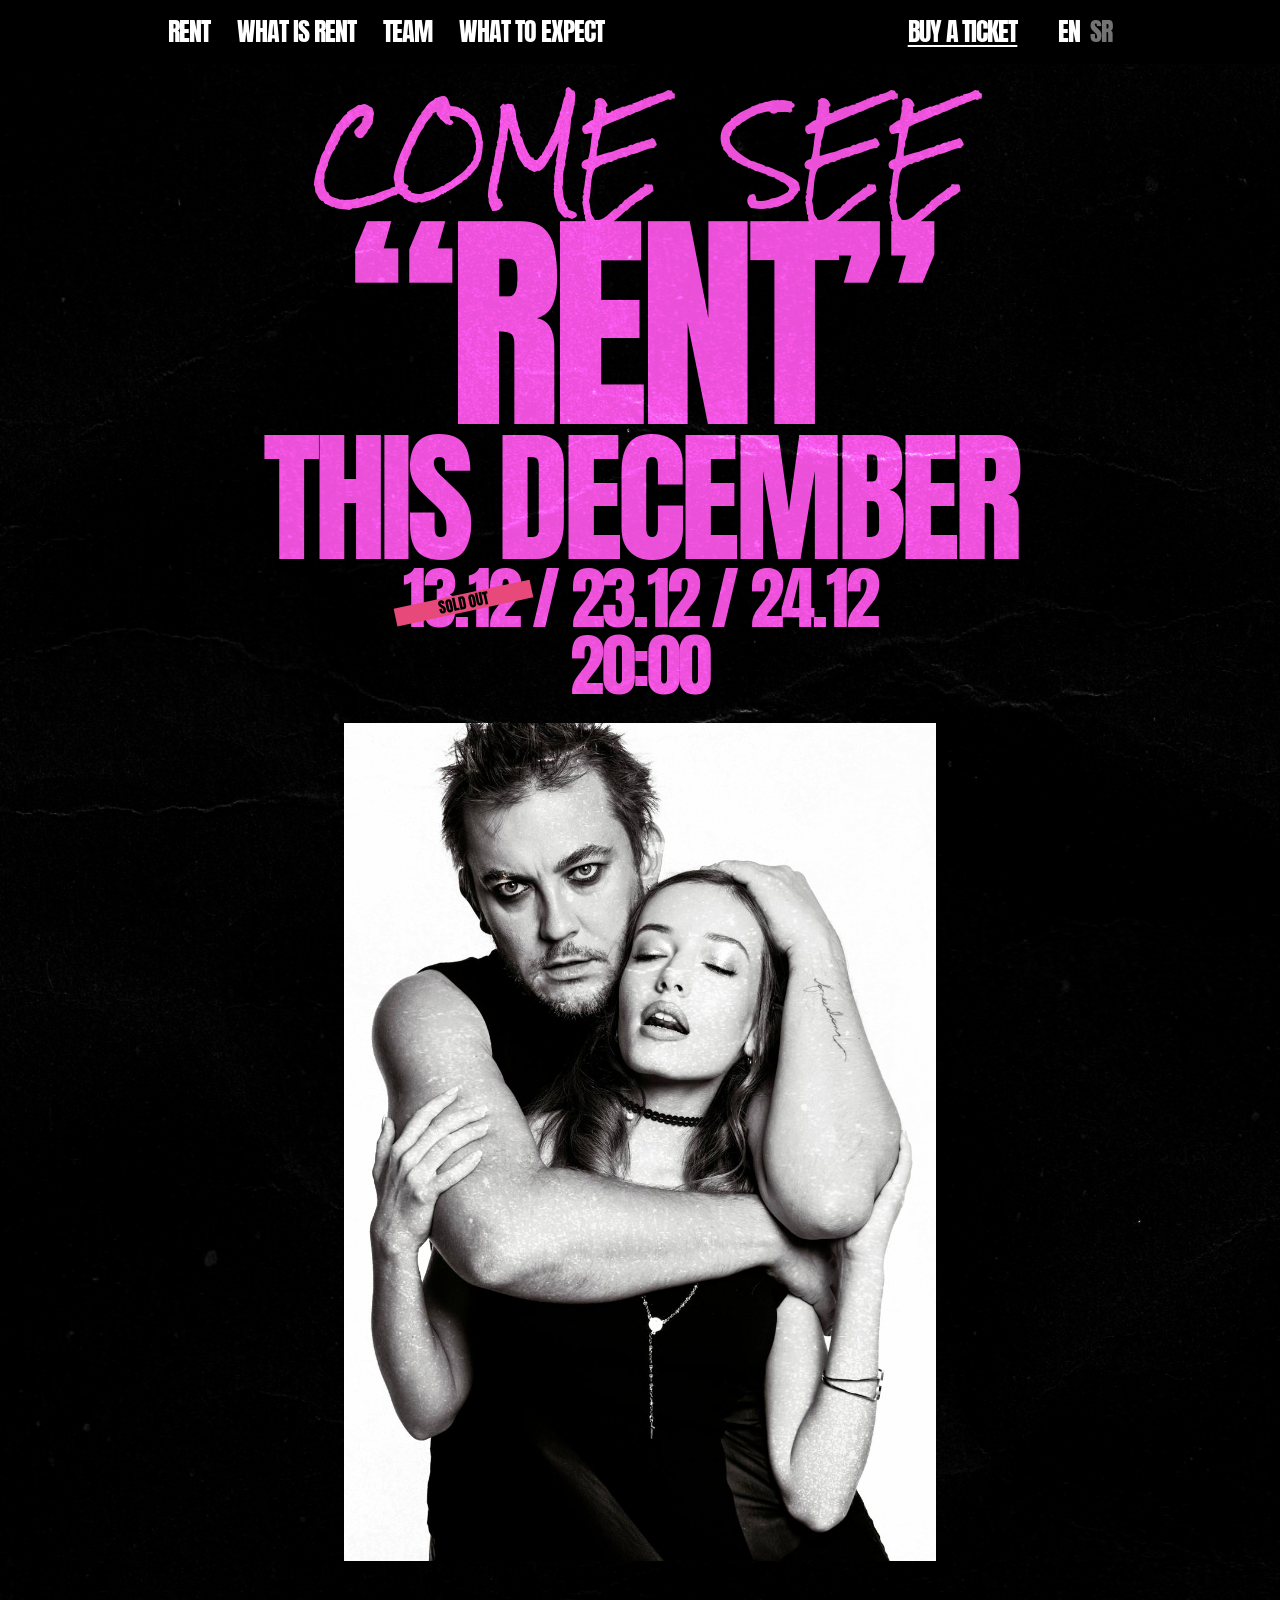
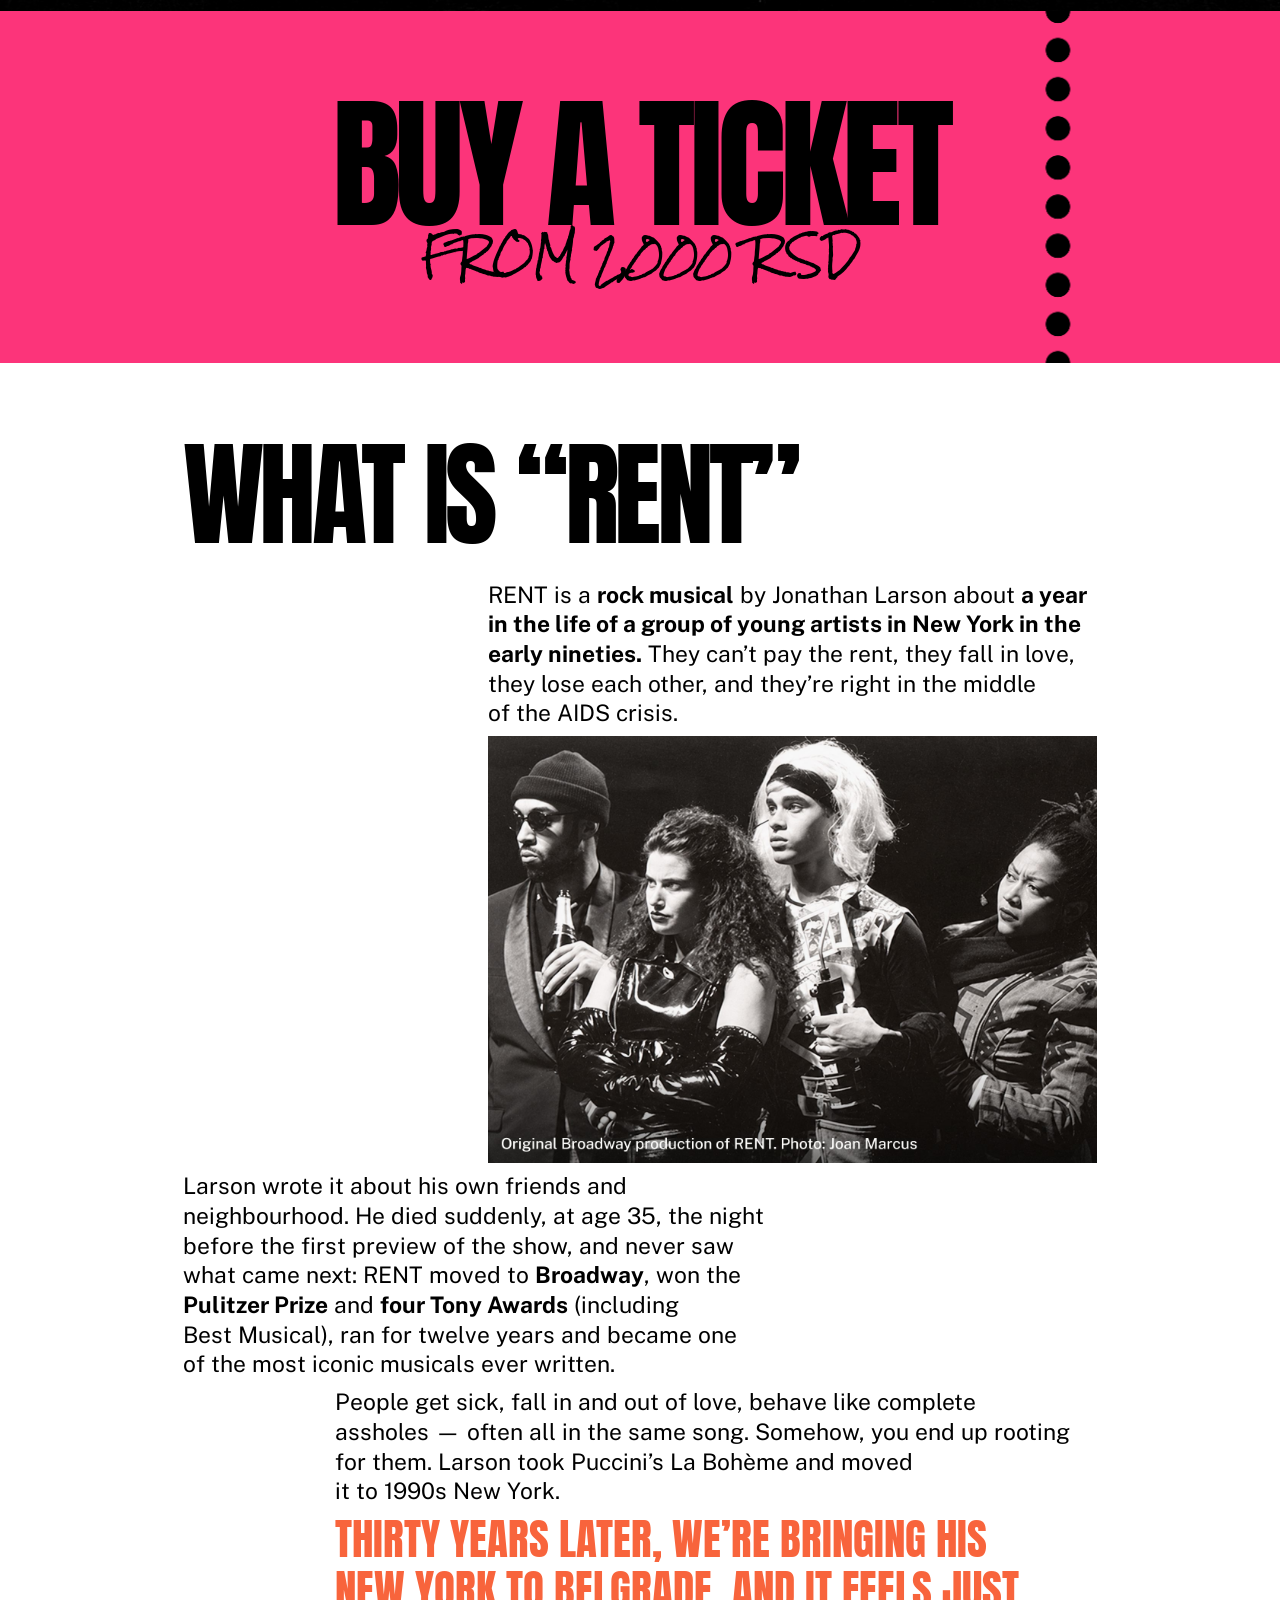
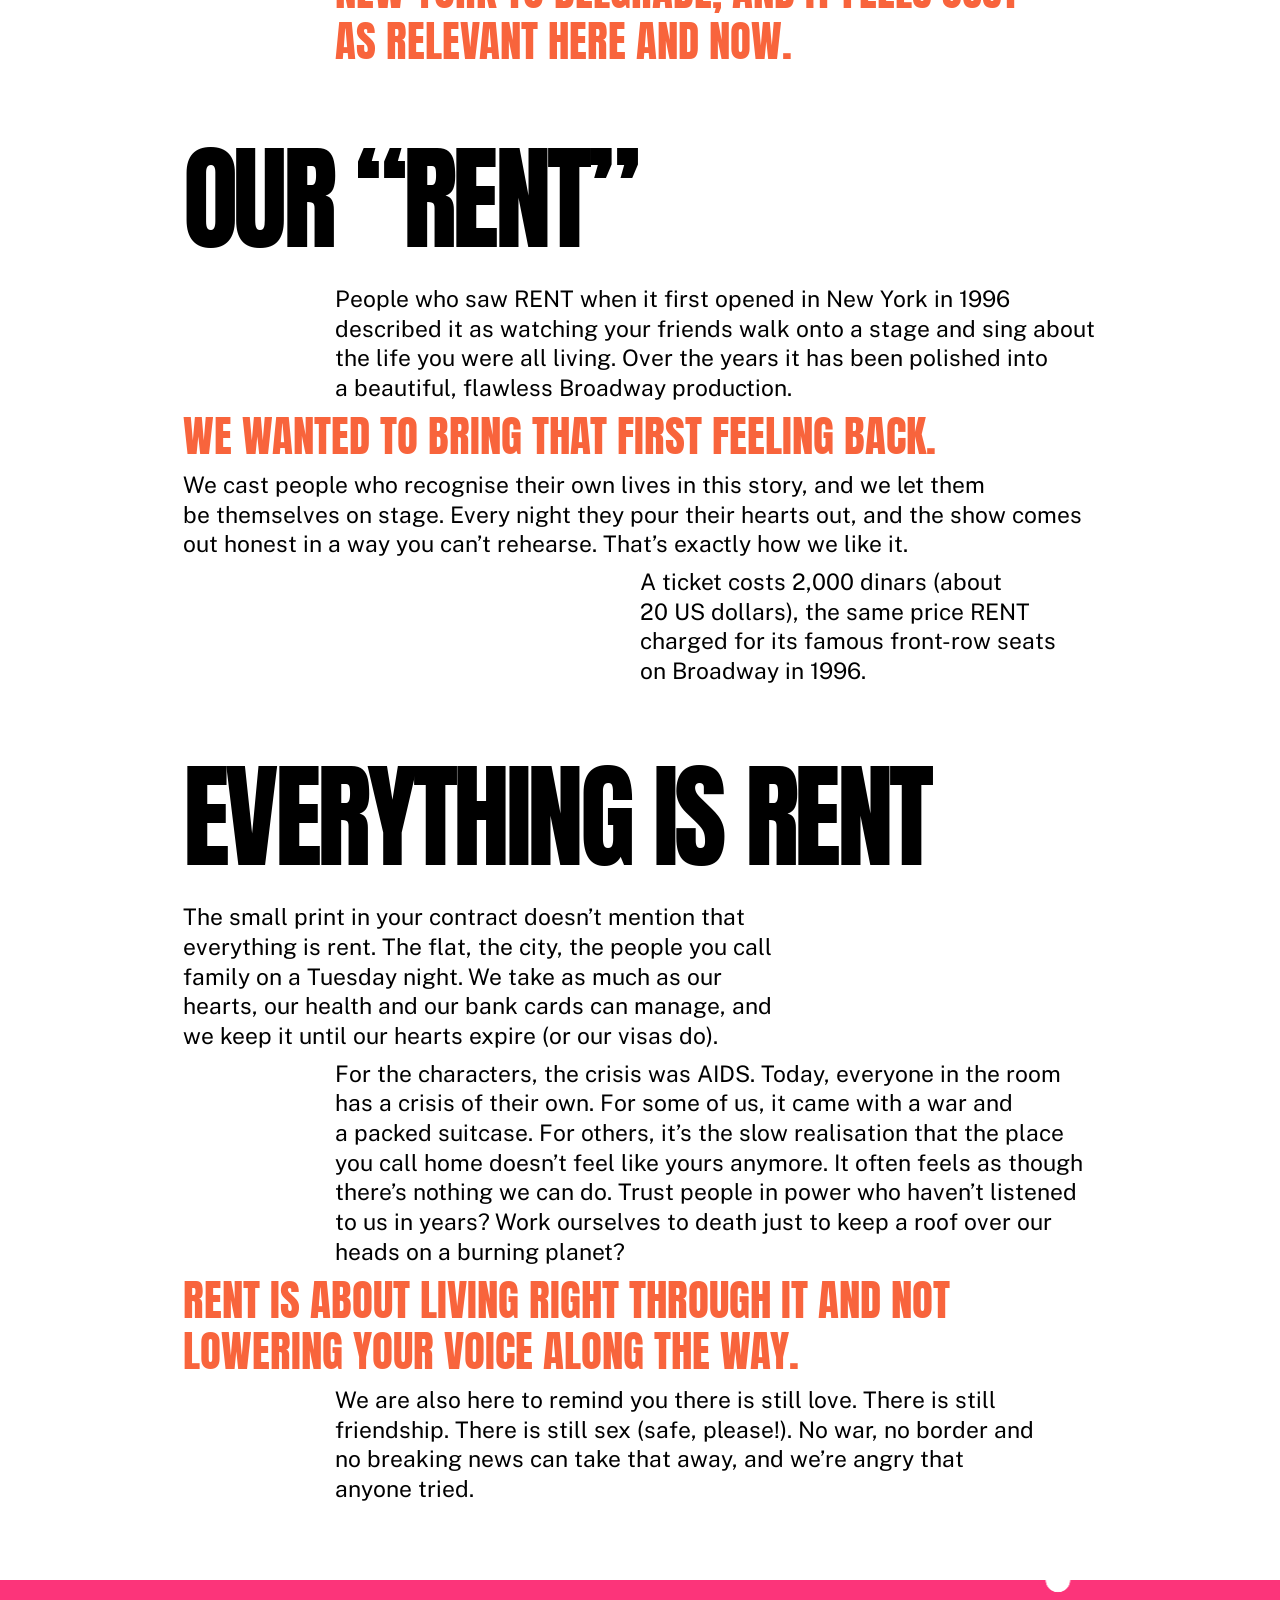
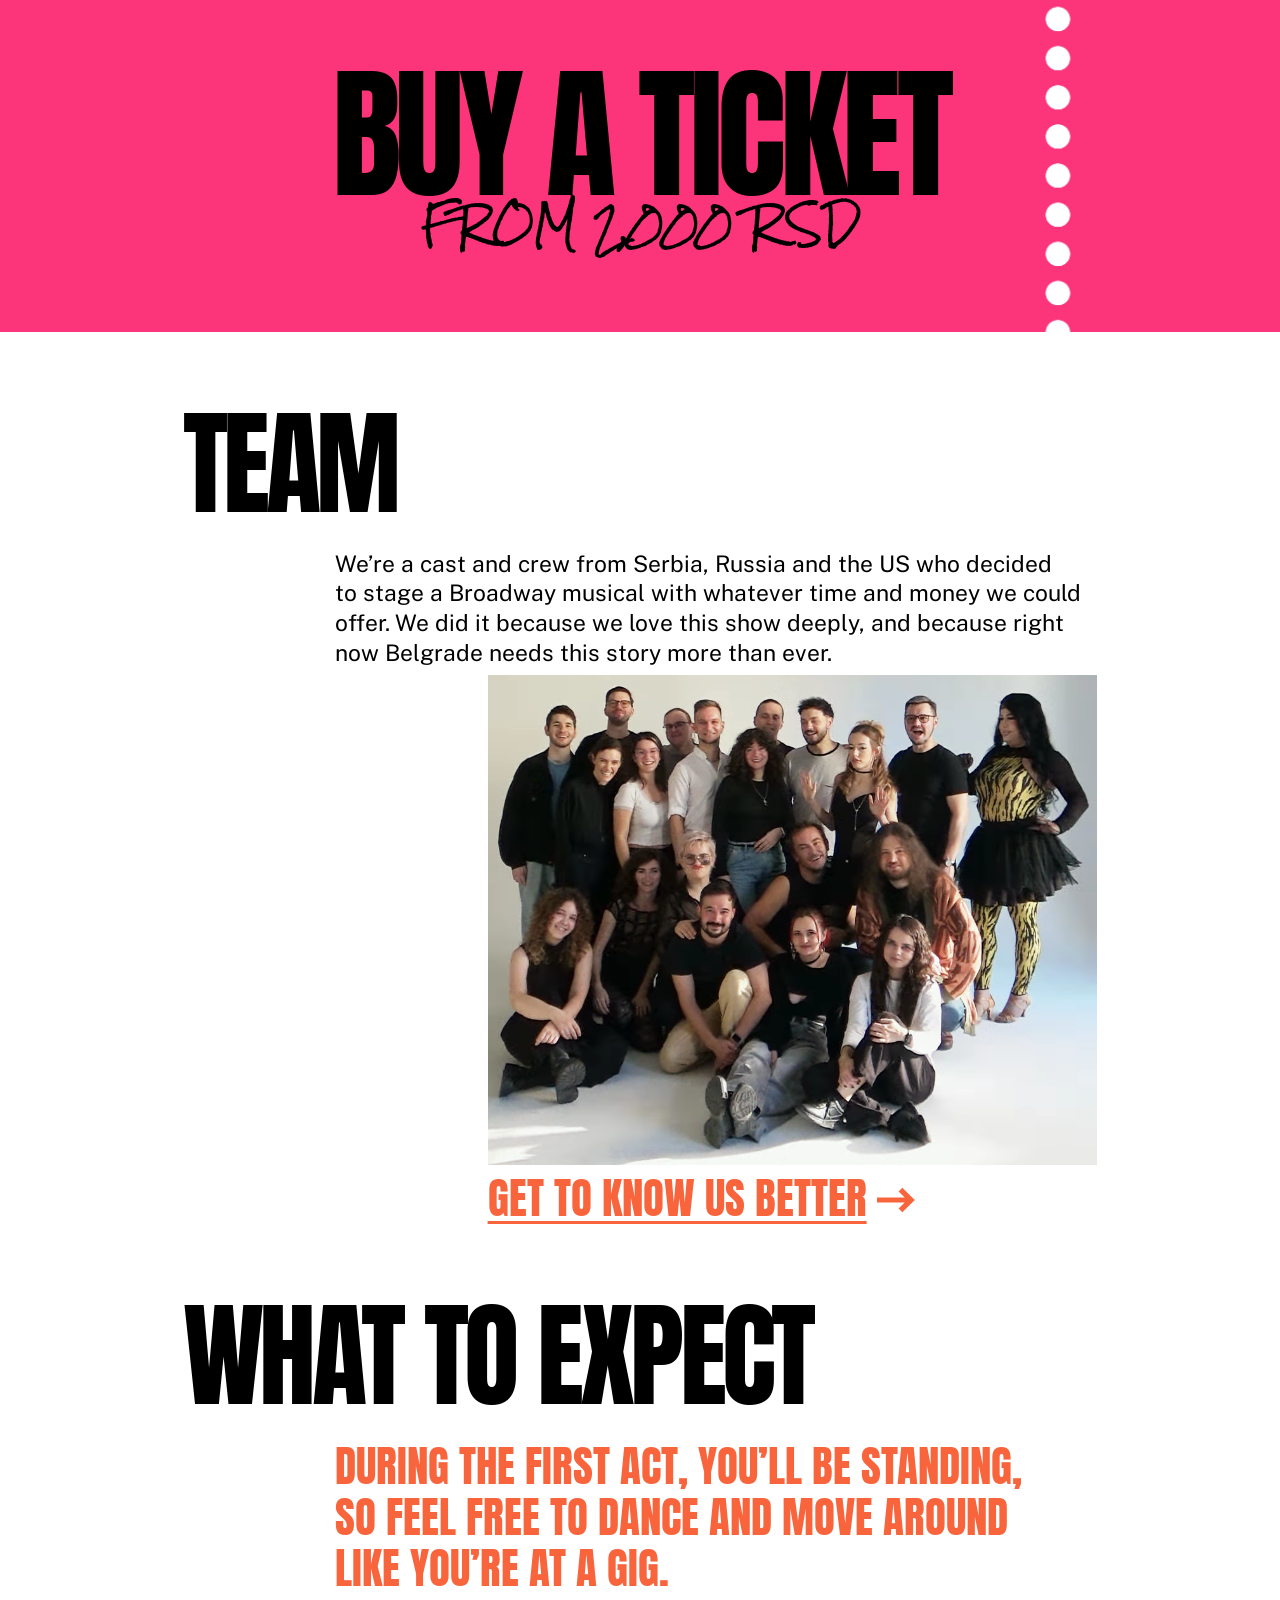
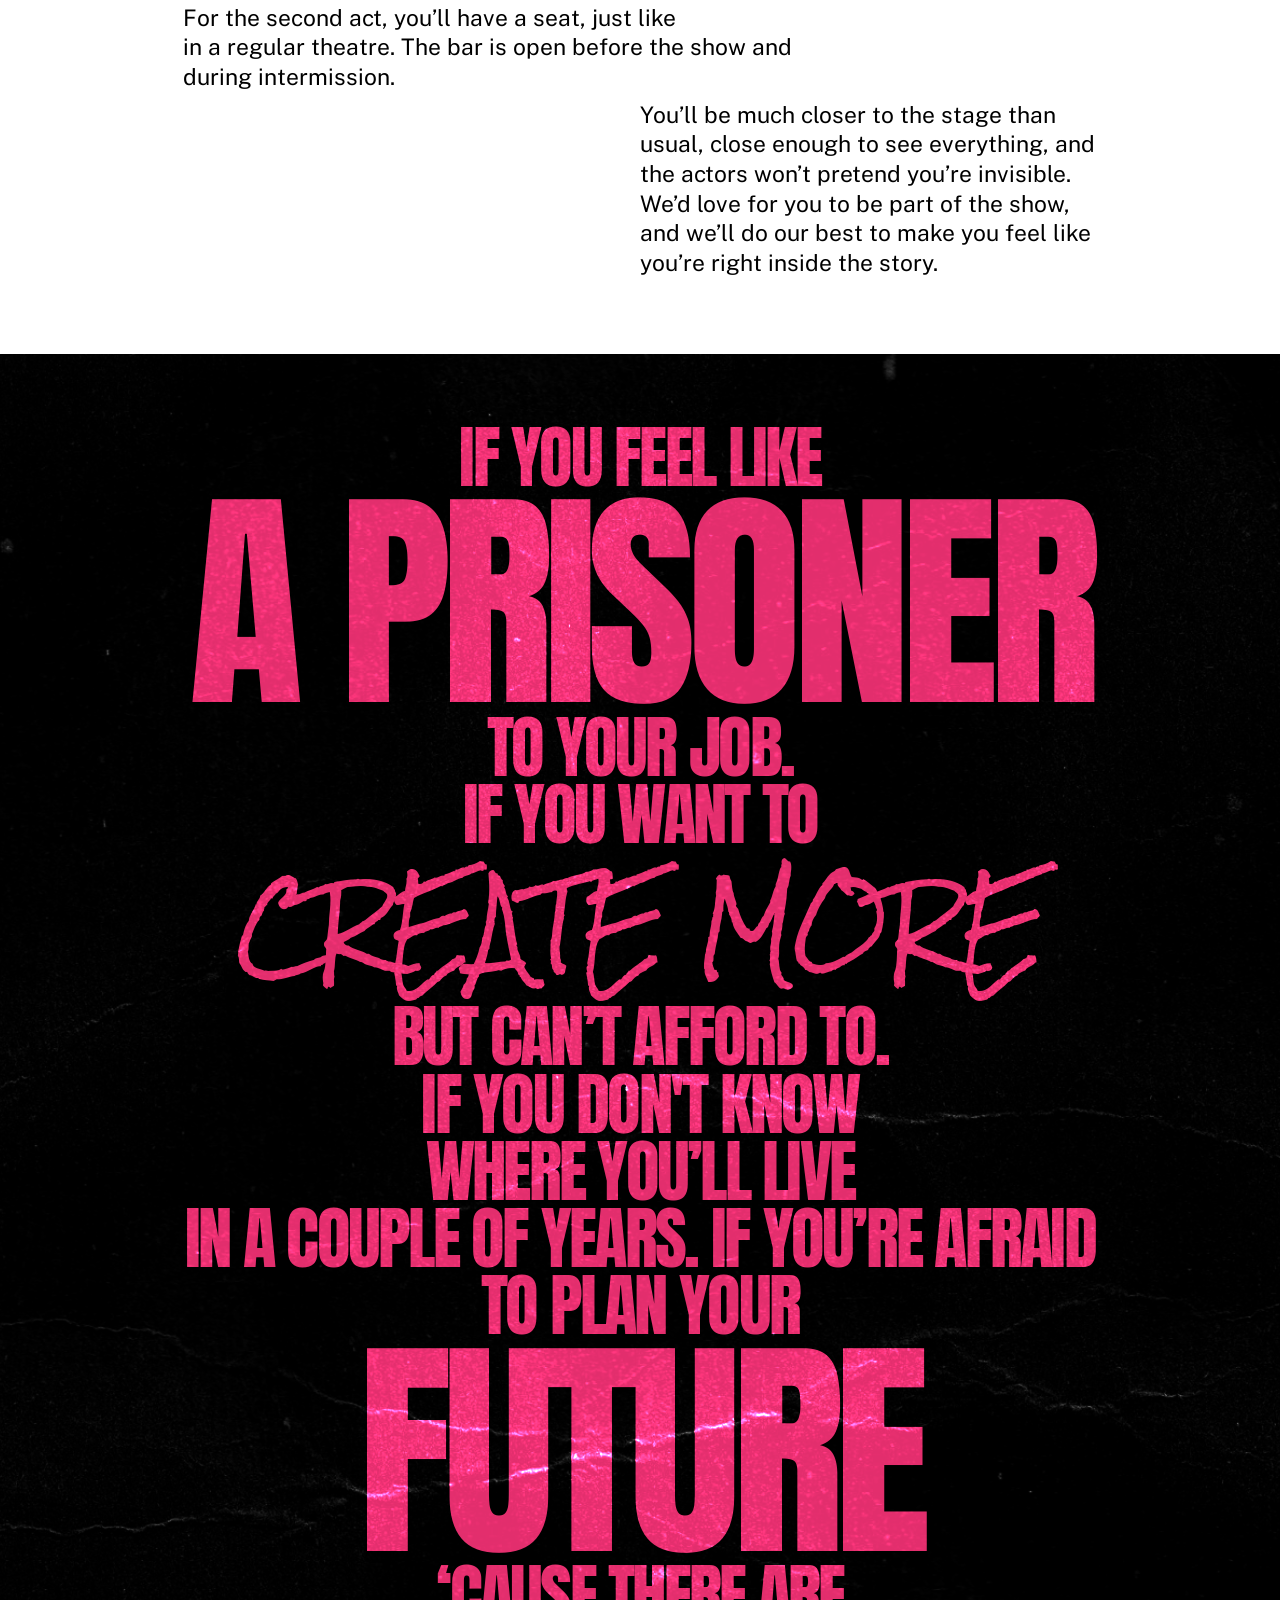
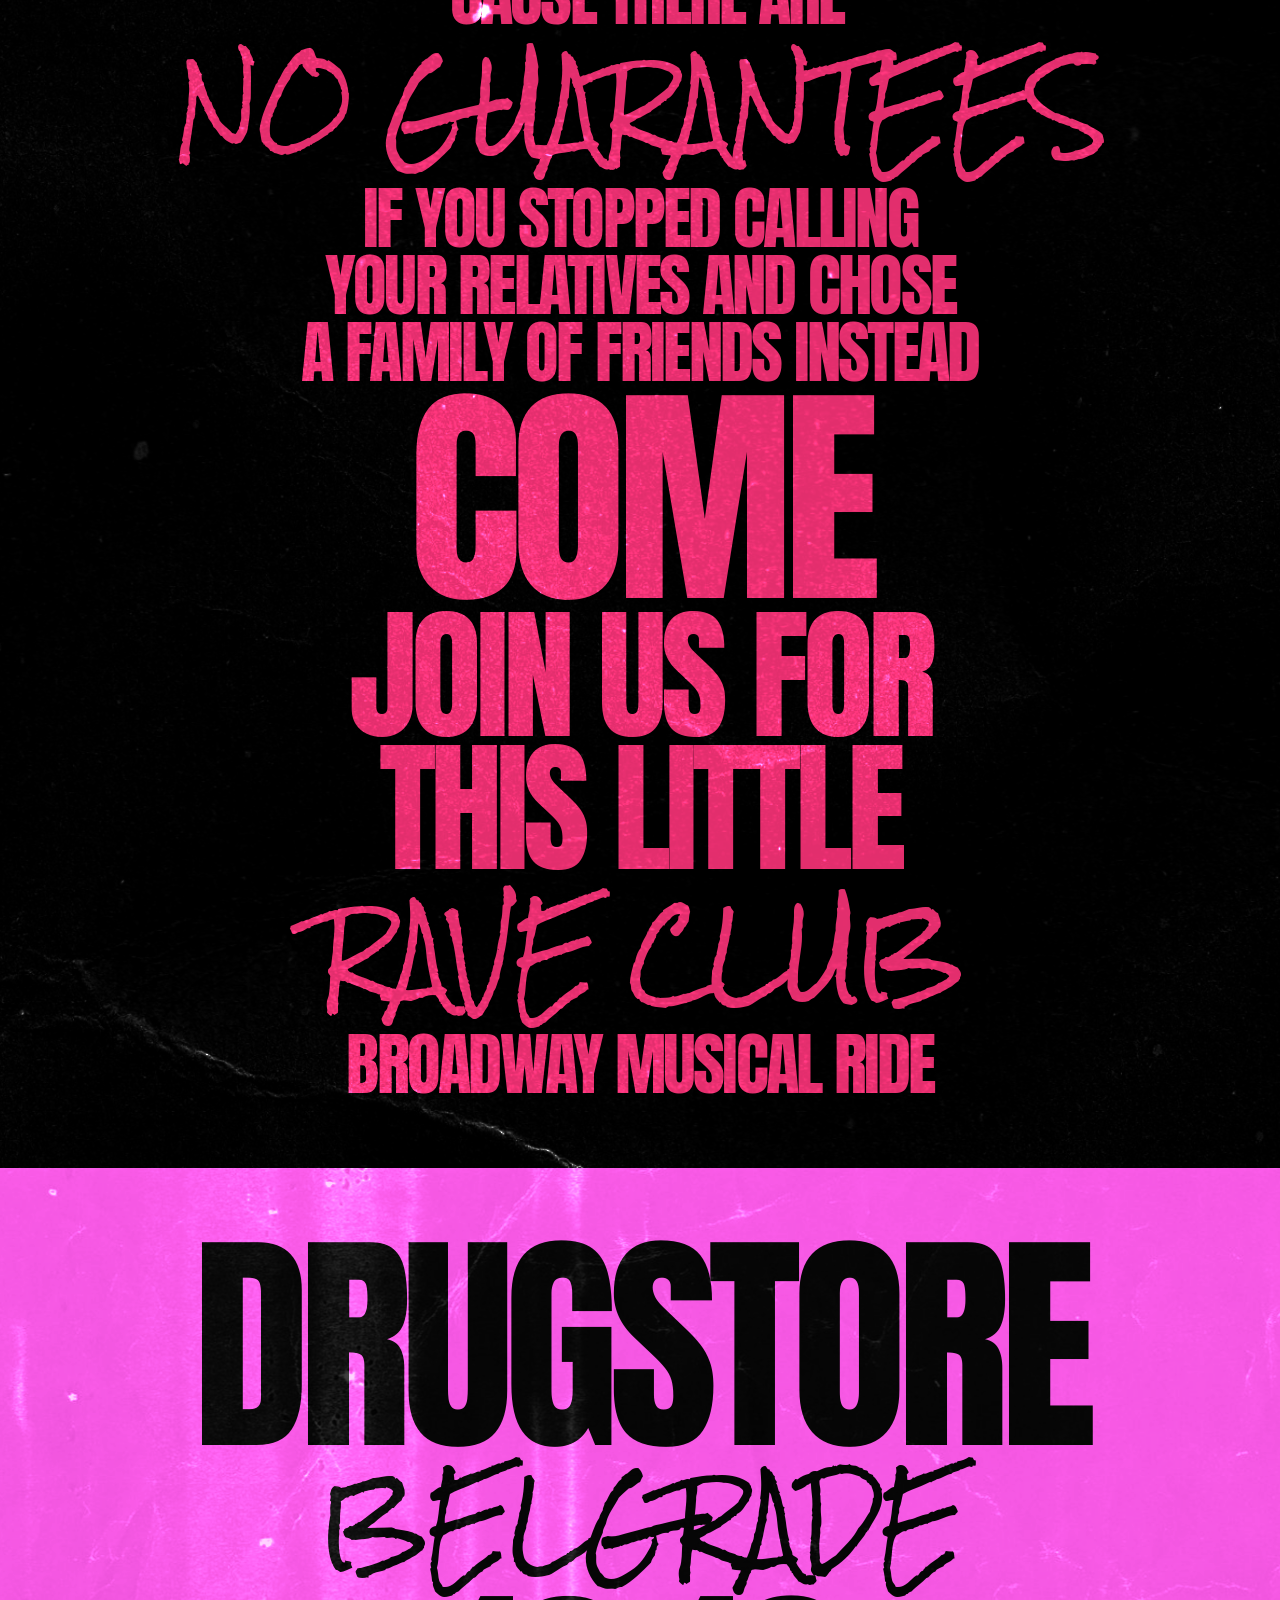
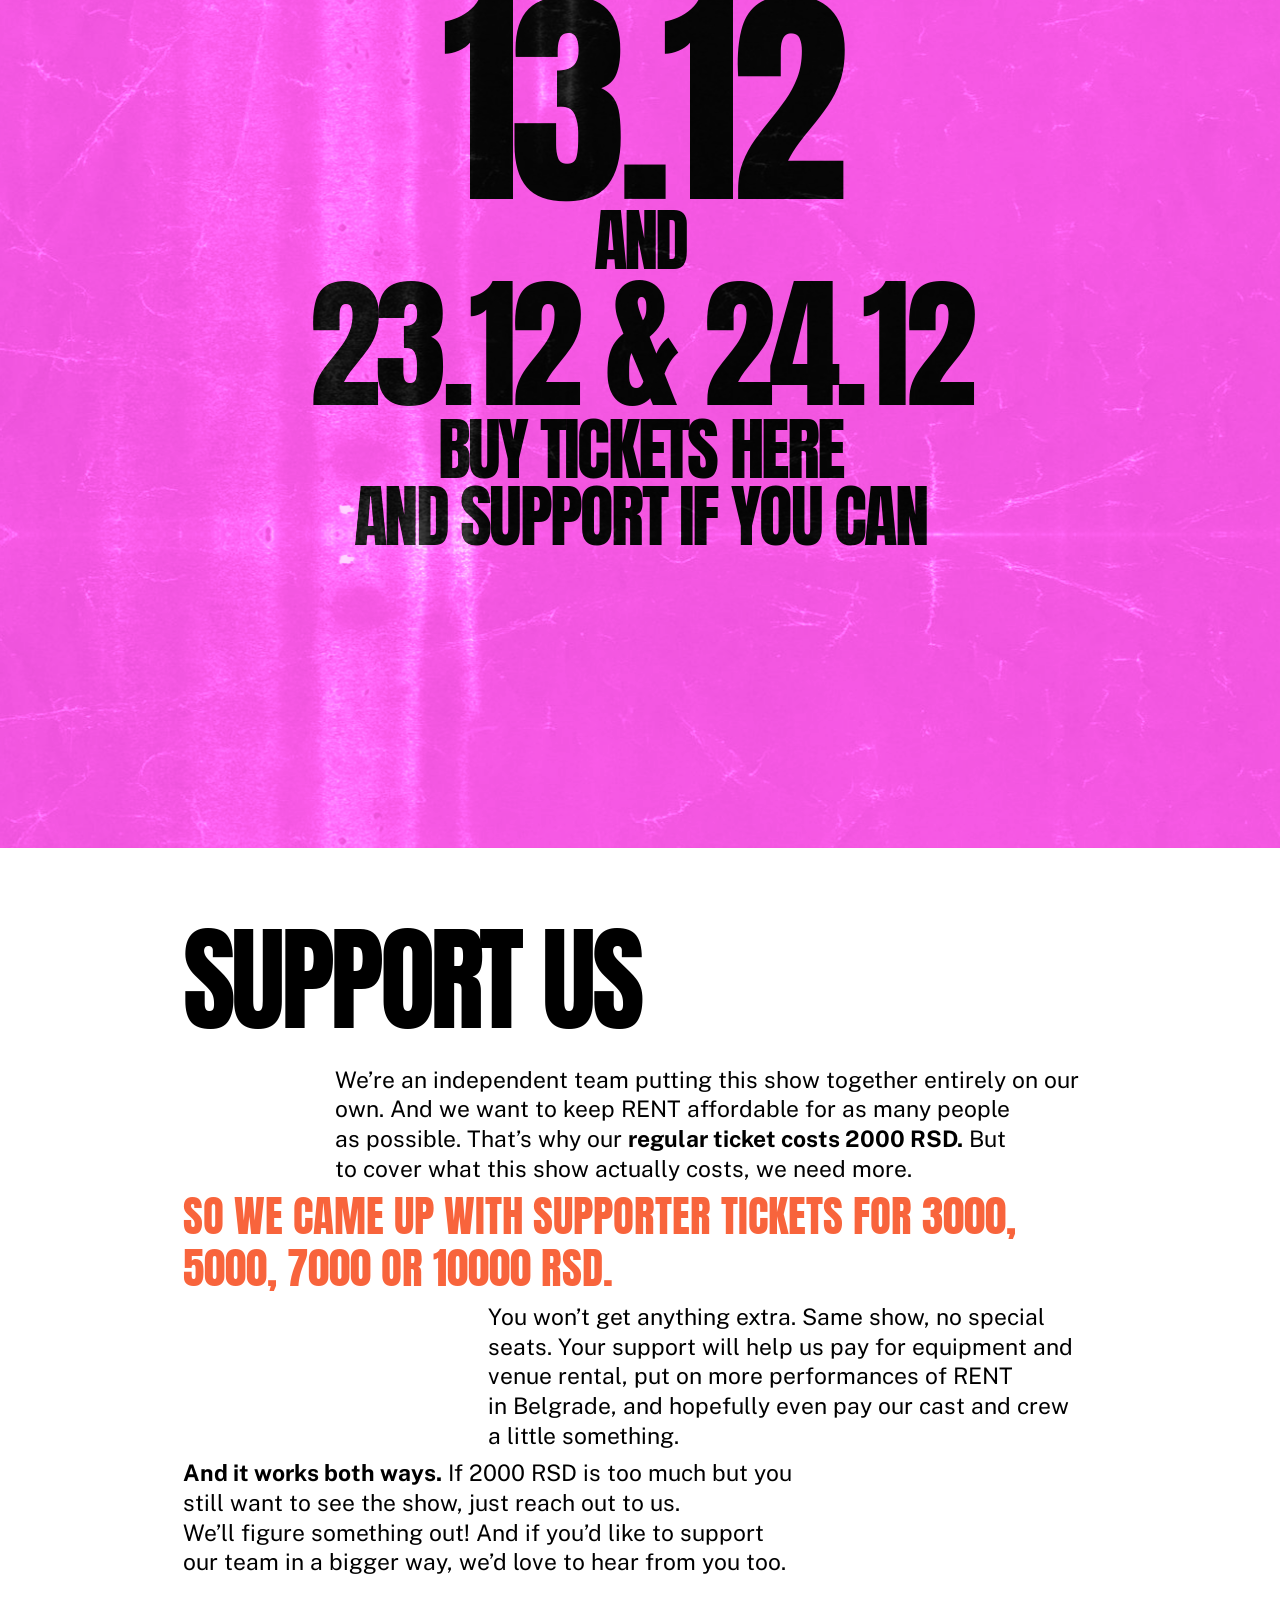
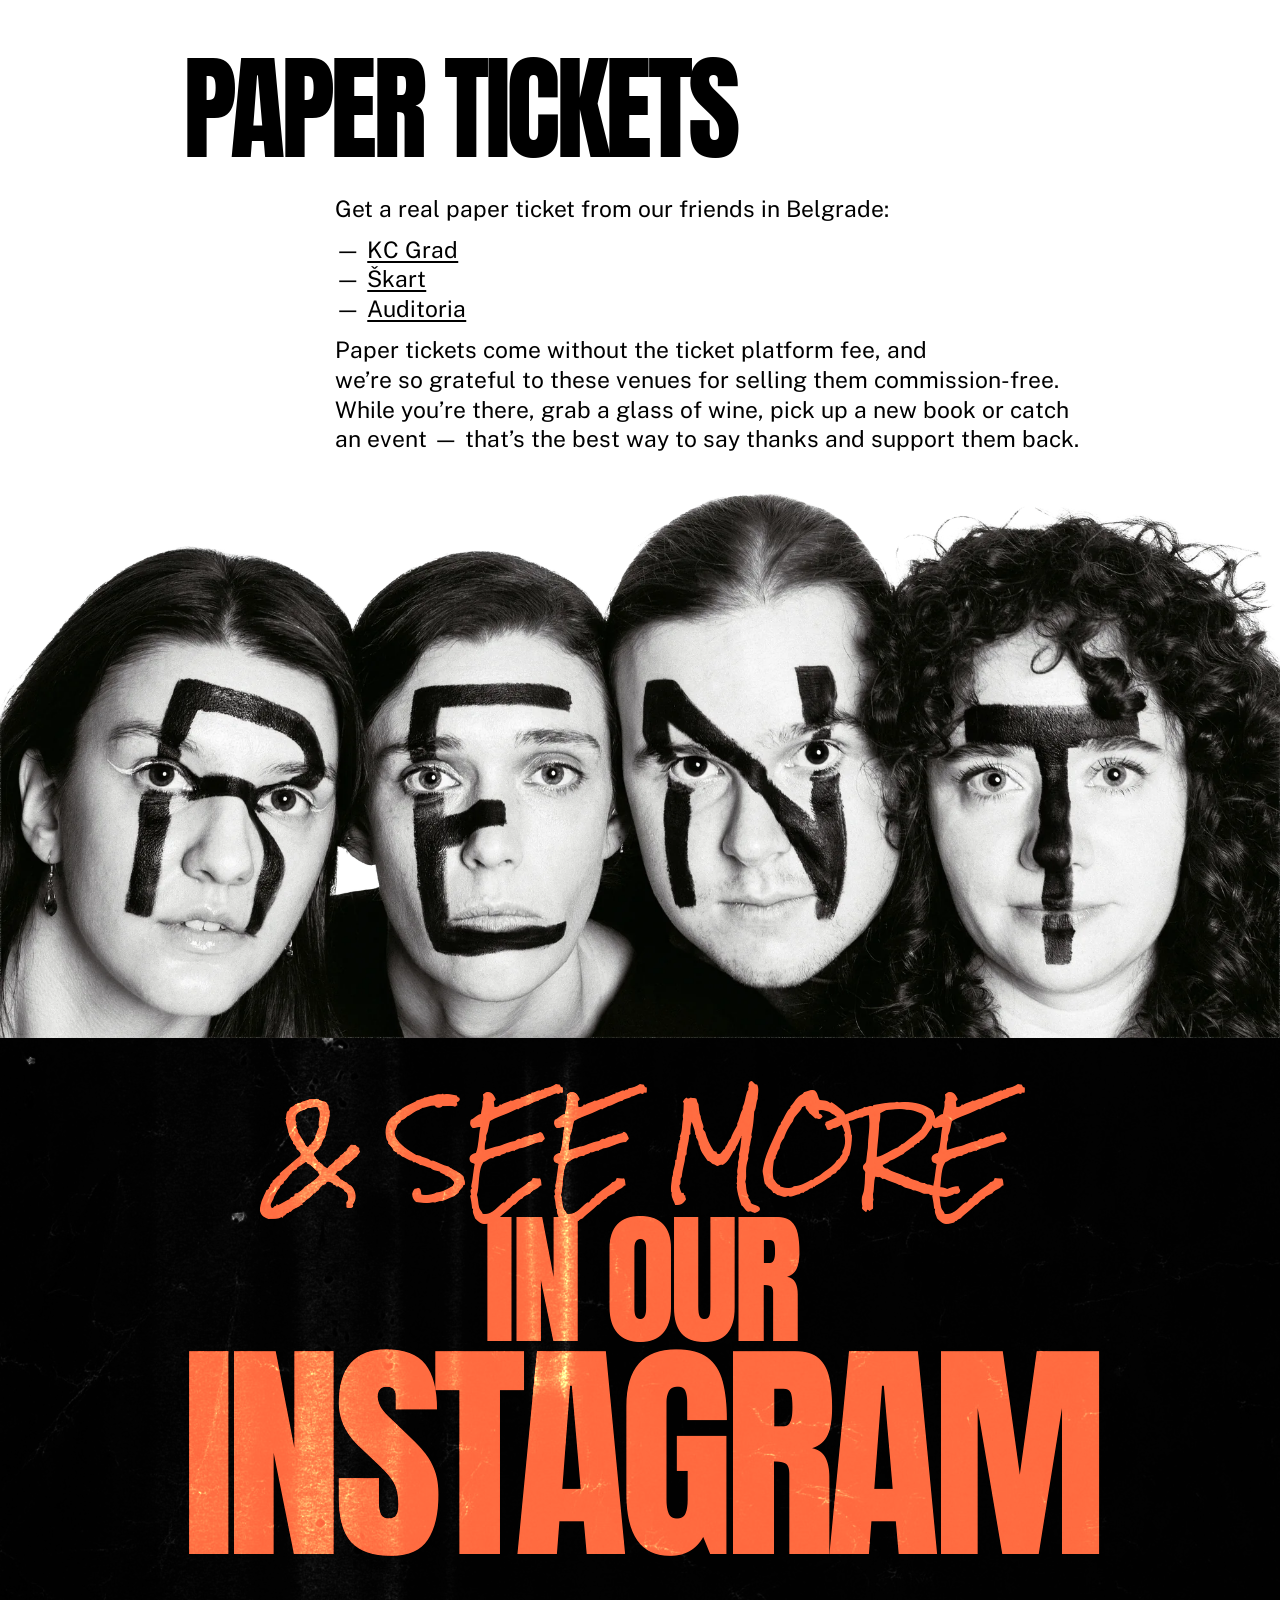
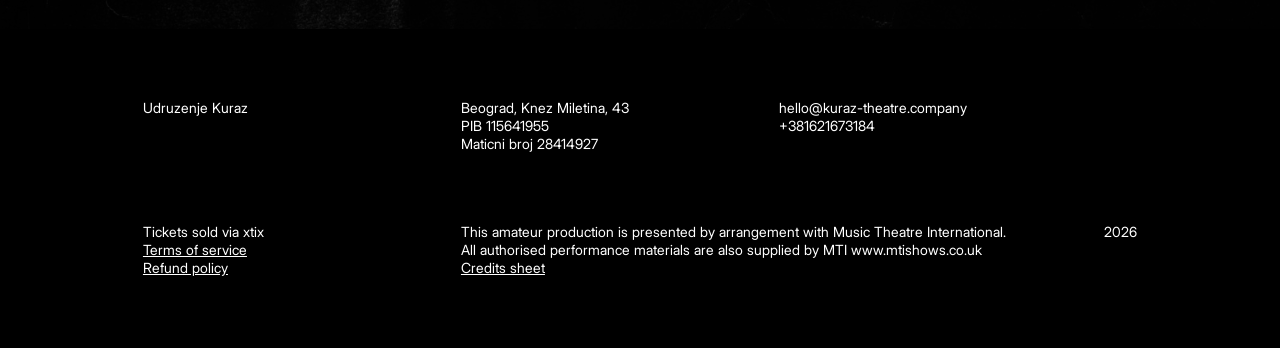
<file: index.html>
<!doctype html>
<html lang="en">
<head>
<meta charset="utf-8">
<meta name="viewport" content="width=device-width, initial-scale=1, viewport-fit=cover">
<title>RENT MUSICAL BELGRADE</title>
<meta name="description" content="A BROADWAY SHOW AT DRUGSTORE CLUB. FOR THE FIRST TIME IN SERBIA. THIS DECEMBER 13.12 / 23.12 / 24.12. TICKETS FROM 2,000 RSD">
<meta property="og:title" content="RENT MUSICAL BELGRADE">
<meta property="og:description" content="A BROADWAY SHOW AT DRUGSTORE CLUB. FOR THE FIRST TIME IN SERBIA. THIS DECEMBER 13.12 / 23.12 / 24.12. TICKETS FROM 2,000 RSD">
<meta property="og:type" content="website">
<meta property="og:url" content="https://come-see-rent.show/">
<meta property="og:image" content="https://come-see-rent.show/og-preview.jpg">
<meta property="og:image:width" content="1200">
<meta property="og:image:height" content="630">
<meta name="twitter:card" content="summary_large_image">
<link rel="icon" href="favicon.ico" sizes="any">
<link rel="icon" type="image/png" sizes="32x32" href="favicon-32.png">
<link rel="apple-touch-icon" href="apple-touch-icon.png">
<script defer src="https://cloud.umami.is/script.js" data-website-id="f77260aa-2fc8-4497-9ee6-ddd14eaf5aa1"></script>
<link rel="stylesheet" href="fonts.css?v=202611251246">
<link rel="stylesheet" href="style.css?v=202611251246">
<meta name="facebook-domain-verification" content="i68s8gtmrcw4w36nhd83ecqmzk69k4" />
<!-- Meta Pixel Code -->
<script>
!function(f,b,e,v,n,t,s)
{if(f.fbq)return;n=f.fbq=function(){n.callMethod?
n.callMethod.apply(n,arguments):n.queue.push(arguments)};
if(!f._fbq)f._fbq=n;n.push=n;n.loaded=!0;n.version='2.0';
n.queue=[];t=b.createElement(e);t.async=!0;
t.src=v;s=b.getElementsByTagName(e)[0];
s.parentNode.insertBefore(t,s)}(window, document,'script',
'https://connect.facebook.net/en_US/fbevents.js');
fbq('init', '963561763215882');
fbq('track', 'PageView');
</script>
<noscript><img height="1" width="1" style="display:none"
src="https://www.facebook.com/tr?id=963561763215882&ev=PageView&noscript=1"
/></noscript>
<!-- End Meta Pixel Code -->
</head>
<body>

<!-- ===== HEADER (fixed) ===== -->
<header class="header">
  <a href="#top" class="logo">RENT</a>
  <nav class="header__nav">
    <a href="#top" data-i18n="nav_rent">RENT</a>
    <a href="#about" data-i18n="nav_about">what is rent</a>
    <a href="#team" data-i18n="nav_team">team</a>
    <a href="#expect" data-i18n="nav_expect">what to expect</a>
  </nav>
  <div class="header__right">
    <a href="#tickets" class="header__buy ticket-link" data-i18n="nav_buy">buy a ticket</a>
    <div class="langs">
    <button data-lang="en">EN</button>
    <button data-lang="sr">SR</button>
    </div>
  </div>
  <button class="burger" aria-label="Menu" aria-expanded="false">
    <svg width="28" height="28" viewBox="0 0 28 28" fill="none"><rect x="2" y="6" width="24" height="3" fill="#fff"/><rect x="2" y="12.5" width="24" height="3" fill="#fff"/><rect x="2" y="19" width="24" height="3" fill="#fff"/></svg>
  </button>
</header>

<!-- ===== MOBILE MENU ===== -->
<div class="menu" aria-hidden="true">
  <div class="menu__top">
    <button class="menu__close" aria-label="Close">
      <svg width="28" height="28" viewBox="0 0 28 28" fill="none"><path d="M5 5L23 23M23 5L5 23" stroke="#fff" stroke-width="3"/></svg>
    </button>
  </div>
  <nav class="menu__nav">
    <a href="#top" data-i18n="nav_rent">RENT</a>
    <a href="#about" data-i18n="nav_about">what is rent</a>
    <a href="#team" data-i18n="nav_team">team</a>
    <a href="#expect" data-i18n="nav_expect">what to expect</a>
  </nav>
  <div class="langs menu__langs">
    <button data-lang="en">EN</button>
    <button data-lang="sr">SR</button>
  </div>
  <a href="#tickets" class="cta-bar" data-i18n="cta_buy">BUY A TICKET</a>
</div>

<main>

<!-- ===== HERO (black, EN only) ===== -->
<section class="hero" id="top">
  <span class="sold" aria-label="13.12 sold out">SOLD OUT</span>
  <p class="t rs" style="--d:120;--m:48">COME&nbsp; SEE</p>
  <div>
    <div class="stack">
      <p class="t a lh88" style="--d:310;--m:140">“RENT”</p>
      <p class="t a" style="--d:190;--m:96">THIS DECEMBER</p>
    </div>
    <p class="t a lh98" style="--d:90;--m:50">13.12 / 23.12 / 24.12<br>20:00</p>
  </div>
  <div class="hero__photo hero__slides slides" role="img" aria-label="RENT"><img src="images/home/hero-1.jpg?v=2611140120" alt="" class="is-on"><img src="images/home/hero-3.jpg?v=2611101045" alt=""><img src="images/home/hero-4.jpg?v=2611101045" alt=""><img src="images/home/hero-5.jpg?v=2611101045" alt=""><img src="images/home/hero-11.jpg?v=2611111310" alt=""><img src="images/home/hero-6.jpg?v=2611101045" alt=""><img src="images/home/hero-7.jpg?v=2611101045" alt=""><img src="images/home/hero-8.jpg?v=2611101045" alt=""><img src="images/home/hero-9.jpg?v=2611101045" alt=""><img src="images/home/hero-10.jpg?v=2611101045" alt=""></div>
</section>

<!-- ===== PINK STRIP (EN only, desktop) ===== -->
<div class="strip-wrap strip-wrap--black">
<a href="#tickets" class="strip">
  <span class="t a up" style="--d:190" data-i18n="strip_buy">buy a ticket</span>
  <span class="t rs up ls2 lh90" style="--d:54" data-i18n="strip_from">FROM 2,000 RSD</span>
</a>
</div>

<!-- ===== ABOUT / OUR / EVERYTHING (new staggered layout) ===== -->
<section class="sx" id="about">
    <h2 class="sx__h t a" style="--d:150;--m:56" data-i18n="about_h">WHAT IS “RENT”</h2>
    <div class="sx__body">
      <p class="sx__p o-l4" data-i18n="dx_ab1">RENT is a rock musical by Jonathan Larson about a year in the life of a group of young artists in New York in the early nineties. They can’t pay the rent, they fall in love, they lose each other, and they’re right in the middle of the AIDS crisis.</p>
      <div class="sx-img o-l4" style="--r:1600/1122"><img src="images/home/original-cast.jpg?v=202611251246" alt="Original RENT cast, 1996"></div>
      <p class="sx__p o-r4" data-i18n="dx_ab2">Larson wrote it about his own friends and neighbourhood. He died suddenly, at age 35, the night before the first preview of the show, and never saw what came next: RENT moved to Broadway, won the Pulitzer Prize and four Tony Awards (including Best Musical), ran for twelve years and became one of the most iconic musicals ever written.</p>
      <p class="sx__p o-l2" data-i18n="dx_ab3">People get sick, fall in and out of love, behave like complete assholes — often all in the same song. Somehow, you end up rooting for them. Larson took Puccini’s La Bohème and moved it to 1990s New York.</p>
      <p class="sx__q o-l2" data-i18n="dx_abq">Thirty years later, we’re bringing his New York to Belgrade, and it feels just as relevant here and now.</p>
    </div>
</section>

<section class="sx">
    <h2 class="sx__h t a" style="--d:150;--m:56" data-i18n="our_h">OUR “RENT”</h2>
    <div class="sx__body">
      <p class="sx__p o-l2" data-i18n="dx_our1">People who saw RENT when it first opened in New York in 1996 described it as watching your friends walk onto a stage and sing about the life you were all living. Over the years it has been polished into a beautiful, flawless Broadway production.</p>
      <p class="sx__q" data-i18n="dx_ourq">We wanted to bring that first feeling back.</p>
      <p class="sx__p" data-i18n="dx_our2">We cast people who recognise their own lives in this story, and we let them be themselves on stage. Every night they pour their hearts out, and the show comes out honest in a way you can’t rehearse. That’s exactly how we like it.</p>
      <p class="sx__p o-l6" data-i18n="dx_our3">A ticket costs 2,000 dinars (about 20 US dollars), the same price RENT charged for its famous front-row seats on Broadway in 1996.</p>
    </div>
</section>

<section class="sx sx--pb">
    <h2 class="sx__h t a" style="--d:150;--m:56" data-i18n="every_h">EVERYTHING IS RENT</h2>
    <div class="sx__body">
      <p class="sx__p o-r4" data-i18n="dx_ev1">The small print in your contract doesn’t mention that everything is rent. The flat, the city, the people you call family on a Tuesday night. We take as much as our hearts, our health and our bank cards can manage, and we keep it until our hearts expire (or our visas do).</p>
      <p class="sx__p o-l2" data-i18n="dx_ev2">For the characters, the crisis was AIDS. Today, everyone in the room has a crisis of their own. For some of us, it came with a war and a packed suitcase. For others, it’s the slow realisation that the place you call home doesn’t feel like yours anymore. It often feels as though there’s nothing we can do. Trust people in power who haven’t listened to us in years? Work ourselves to death just to keep a roof over our heads on a burning planet?</p>
      <p class="sx__q" data-i18n="dx_evq">RENT is about living right through it and not lowering your voice along the way.</p>
      <p class="sx__p o-l2" data-i18n="dx_ev3">We are also here to remind you there is still love. There is still friendship. There is still sex (safe, please!). No war, no border and no breaking news can take that away, and we’re angry that anyone tried.</p>
    </div>
</section>

<div class="strip-wrap strip-wrap--white">
<a href="#tickets" class="strip">
  <span class="t a up" style="--d:190" data-i18n="strip_buy">buy a ticket</span>
  <span class="t rs up ls2 lh90" style="--d:54" data-i18n="strip_from">FROM 2,000 RSD</span>
</a>
</div>

<section class="sx" id="team">
    <h2 class="sx__h t a" style="--d:150;--m:56" data-i18n="team_h">TEAM</h2>
    <div class="sx__body">
      <p class="sx__p o-l2" data-i18n="dx_tm1">We’re a cast and crew from Serbia, Russia and the US who decided to stage a Broadway musical with whatever time and money we could offer. We did it because we love this show deeply, and because right now Belgrade needs this story more than ever.</p>
      <div class="sx-img o-l4" style="--r:1045/840;--op:50% 64%"><video autoplay muted loop playsinline webkit-playsinline preload="auto" poster="images/team-poster.jpg?v=202611251246" aria-label="RENT team"><source src="images/team.mp4?v=202611251246" type="video/mp4"><source src="images/team.webm?v=202611251246" type="video/webm"></video></div>
      <a class="sx__q sx__link o-l4" href="team/" data-i18n="dx_tmlink">get to know us better</a>
    </div>
</section>

<section class="sx sx--pb" id="expect">
    <h2 class="sx__h t a" style="--d:150;--m:56" data-i18n="expect_h">WHAT TO EXPECT</h2>
    <div class="sx__body">
      <p class="sx__q o-l2" data-i18n="dx_exq">During the first act, you’ll be standing, so feel free to dance and move around like you’re at a gig.</p>
      <p class="sx__p o-r4" data-i18n="dx_ex1">For the second act, you’ll have a seat, just like in a regular theatre. The bar is open before the show and during intermission.</p>
      <p class="sx__p o-l6" data-i18n="dx_ex2">You’ll be much closer to the stage than usual, close enough to see everything, and the actors won’t pretend you’re invisible. We’d love for you to be part of the show, and we’ll do our best to make you feel like you’re right inside the story.</p>
    </div>
</section>

<!-- ===== MANIFESTO (black, EN only) ===== -->
<section class="manifesto">
  <div class="stack">
    <p class="t a up lh98" style="--d:90;--m:50">if you feel like</p>
    <p class="t a up" style="--d:310;--m:90">a prisoner</p>
    <p class="t a up lh98" style="--d:90;--m:50">to your job.<br>if you want to</p>
  </div>
  <p class="t rs up lhm141" style="--d:120;--m:70">create more</p>
  <div class="stack">
    <p class="t a up lh98" style="--d:90;--m:50">but can’t afford to.<br>if you don't know<br>where you’ll live<br>in a couple of years. if you’re afraid to plan your</p>
    <p class="t a up" style="--d:310;--m:146">future</p>
    <p class="t a up lh98" style="--d:90;--m:50">‘cause there are</p>
  </div>
  <p class="t rs up lhm131" style="--d:120;--m:43">no guarantees</p>
  <div class="stack">
    <p class="t a up lh98" style="--d:90;--m:50">IF YOU STOPPED CALLING<br class="d"> YOUR RELATIVES AND CHOSE<br class="d"> A FAMILY OF FRIENDS INSTEAD</p>
    <p class="t a up" style="--d:310;--m:146">COME</p>
    <p class="t a up lh92" style="--d:190;--m:50">JOIN US FOR this&nbsp;LITTLE</p>
  </div>
  <p class="t rs up lhm141" style="--d:120;--m:70">RAVE CLUB</p>
  <p class="t a up lh98" style="--d:90;--m:66">BROADWAY MUSICAL RIDE</p>
</section>

<!-- ===== DRUGSTORE (pink, EN only) ===== -->
<section class="drugstore">
  <p class="t a up" style="--d:310;--m:90">DRUGSTORE</p>
  <p class="t rs up" style="--d:120;--m:43">BELGRADE</p>
  <div>
    <p class="t a up" style="--d:310;--m:146">13.12</p>
    <p class="t a up lh98" style="--d:90;--m:66">and</p>
    <p class="t a up lh98" style="--d:190;--m:66">23.12 &amp; 24.12</p>
    <p class="t a up lh98" style="--d:90;--m:40" id="tickets">buy tickets here<br>and support if you can</p>
  </div>

  <div class="tickets__widget">
    <span data-xtix-event-inline="6ad01178f9f14e077beea772" data-xtix-lang="en" data-xtix-meta="true" data-xtix-token="eyJhbGciOiJIUzI1NiIsImlzcyI6Imh1Yi54dGl4LmFpIiwidHlwIjoiSldUIn0.eyJwIjoiNmFjZjcxYjg5ZDViMWM1OWQ1ZWVhNWQzIn0.JNisV-zeA_7YVUEcq9Hm50vH30cGpkWNOwJNLRsiPiE"></span>
  </div>
</section>

<!-- ===== SUPPORT US / PAPER TICKETS ===== -->
<div class="sx-wrap">
<section class="sx">
    <h2 class="sx__h t a up" style="--d:150;--m:56" data-i18n="support_h">support us</h2>
    <div class="sx__body">
      <p class="sx__p o-l2" data-i18n="dx_sp1">We’re an independent team putting this show together entirely on our own. And we want to keep RENT affordable for as many people as possible. That’s why our regular ticket costs 2000 RSD. But to cover what this show actually costs, we need more.</p>
      <p class="sx__q" data-i18n="dx_spq">So we came up with supporter tickets for 3000, 5000, 7000 or 10000 RSD.</p>
      <p class="sx__p o-l4" data-i18n="dx_sp2">You won’t get anything extra. Same show, no special seats. Your support will help us pay for equipment and venue rental, put on more performances of RENT in Belgrade, and hopefully even pay our cast and crew a little something.</p>
      <p class="sx__p o-r4" data-i18n="dx_sp3">And it works both ways. If 2000 RSD is too much but you still want to see the show, just reach out to us. We’ll figure something out! And if you’d like to support our team in a bigger way, we’d love to hear from you too.</p>
    </div>
</section>

<section class="sx sx--pb">
    <h2 class="sx__h t a up" style="--d:150;--m:56" data-i18n="offline_h">paper tickets</h2>
    <div class="sx__body">
      <div class="sx__p o-l2" data-i18n="offline_p"></div>
    </div>
</section>
<img class="faces" src="images/home/rent-faces.webp?v=2611101605" alt="">
</div>

<!-- ===== INSTAGRAM (black, EN only) ===== -->
<section class="insta">
  <span class="t rs up" style="--d:120;--m:43">&amp; see more</span>
  <span class="stack">
    <span class="t a up" style="--d:190;--m:50">in our</span>
    <a class="insta__link t a up lh88" style="--d:310;--m:90" href="https://www.instagram.com/everything.is.rent/" target="_blank" rel="noopener">instagram</a>
  </span>
</section>

</main>

<!-- ===== FOOTER ===== -->
<footer class="footer">
  <div class="footer__row">
    <p>Udruzenje Kuraz</p>
    <p>Beograd, Knez Miletina, 43<br>PIB 115641955<br>Maticni broj 28414927</p>
    <p><a href="mailto:hello@kuraz-theatre.company">hello@kuraz-theatre.company</a><br><a href="tel:+381621673184">+381621673184</a></p>
  </div>
  <div class="footer__row">
    <p><span data-i18n="foot_xtix">Tickets sold via xtix</span><br><a class="u" href="https://xtix.ai/documents/terms-of-service" target="_blank" rel="noopener" data-i18n="foot_terms">Terms of service</a><br><a class="u" href="https://xtix.ai/documents/organizer-refund-policy" target="_blank" rel="noopener" data-i18n="foot_refund">Refund policy</a></p>
    <p class="footer__wide">This amateur production is presented by arrangement with Music Theatre International.<br>All authorised performance materials are also supplied by MTI www.mtishows.co.uk<br><a class="u" href="credits-sheet.pdf" target="_blank" rel="noopener">Credits sheet</a></p>
    <p class="footer__year">2026</p>
  </div>
</footer>

<!-- ===== MOBILE STICKY CTA ===== -->
<a href="#tickets" class="cta-bar cta-bar--fixed" data-i18n="cta_buy">BUY A TICKET</a>

<script src="i18n.js?v=202611251246"></script>
<script src="main.js?v=202611251246"></script>
<script src="https://hub.xtix.ai/static/scripts/widget/xtixwidget.js"></script>
<script src="fx.js?v=202611251246"></script>
<!-- Meta Pixel: "buy a ticket" links only scroll to the widget -->
<script>
document.querySelectorAll('a[href$="#tickets"]').forEach(function(el){
  el.addEventListener('click', function(){ if (window.fbq) fbq('trackCustom', 'ScrollToTickets'); });
});
</script>
<!-- Meta Pixel: events from the XTIX widget (iframe, postMessage) -->
<script>
(function () {
  var ORIGIN = /^https:\/\/([a-z0-9-]+\.)*(xtix\.ai|xtix\.org)$/;
  function once(key) {
    try { if (sessionStorage.getItem(key)) return false; sessionStorage.setItem(key, "1"); } catch (e) {}
    return true;
  }
  var checkoutSent = false;
  function initiateCheckout(params) {
    if (checkoutSent || !window.fbq) return;
    checkoutSent = true;
    if (!once("px_ic")) return;
    fbq("track", "InitiateCheckout", params || {});
  }
  window.addEventListener("message", function (e) {
    if (!ORIGIN.test(e.origin)) return;
    var d = e.data;
    if (typeof d === "string") { try { d = JSON.parse(d); } catch (err) { return; } }
    if (!d || !d.action) return;
    console.log("XTIX msg", e.origin, d); // TEMP: for checking, remove later
    if (d.action === "xtixBeginCheckout") {
      var p = { currency: d.currency || "RSD" };
      var v = parseFloat(d.ticket_price) * (parseFloat(d.ticket_qty) || 1);
      if (!isNaN(v)) p.value = v;
      initiateCheckout(p);
    }
    if (d.action === "xtixPurchase" && window.fbq) {
      var key = "px_buy_" + (d.transaction_id || "");
      if (d.transaction_id && !once(key)) return;
      var pp = { currency: d.currency || "RSD" };
      var val = parseFloat(d.value);
      if (!isNaN(val)) pp.value = val;
      fbq("track", "Purchase", pp, d.transaction_id ? { eventID: String(d.transaction_id) } : undefined);
    }
  });
  // fallback: first click inside the widget iframe counts as InitiateCheckout
  window.addEventListener("blur", function () {
    setTimeout(function () {
      var a = document.activeElement;
      if (a && a.tagName === "IFRAME" && a.closest(".tickets__widget")) initiateCheckout({ currency: "RSD" });
    }, 0);
  });
})();
</script>
</body>
</html>
</file>
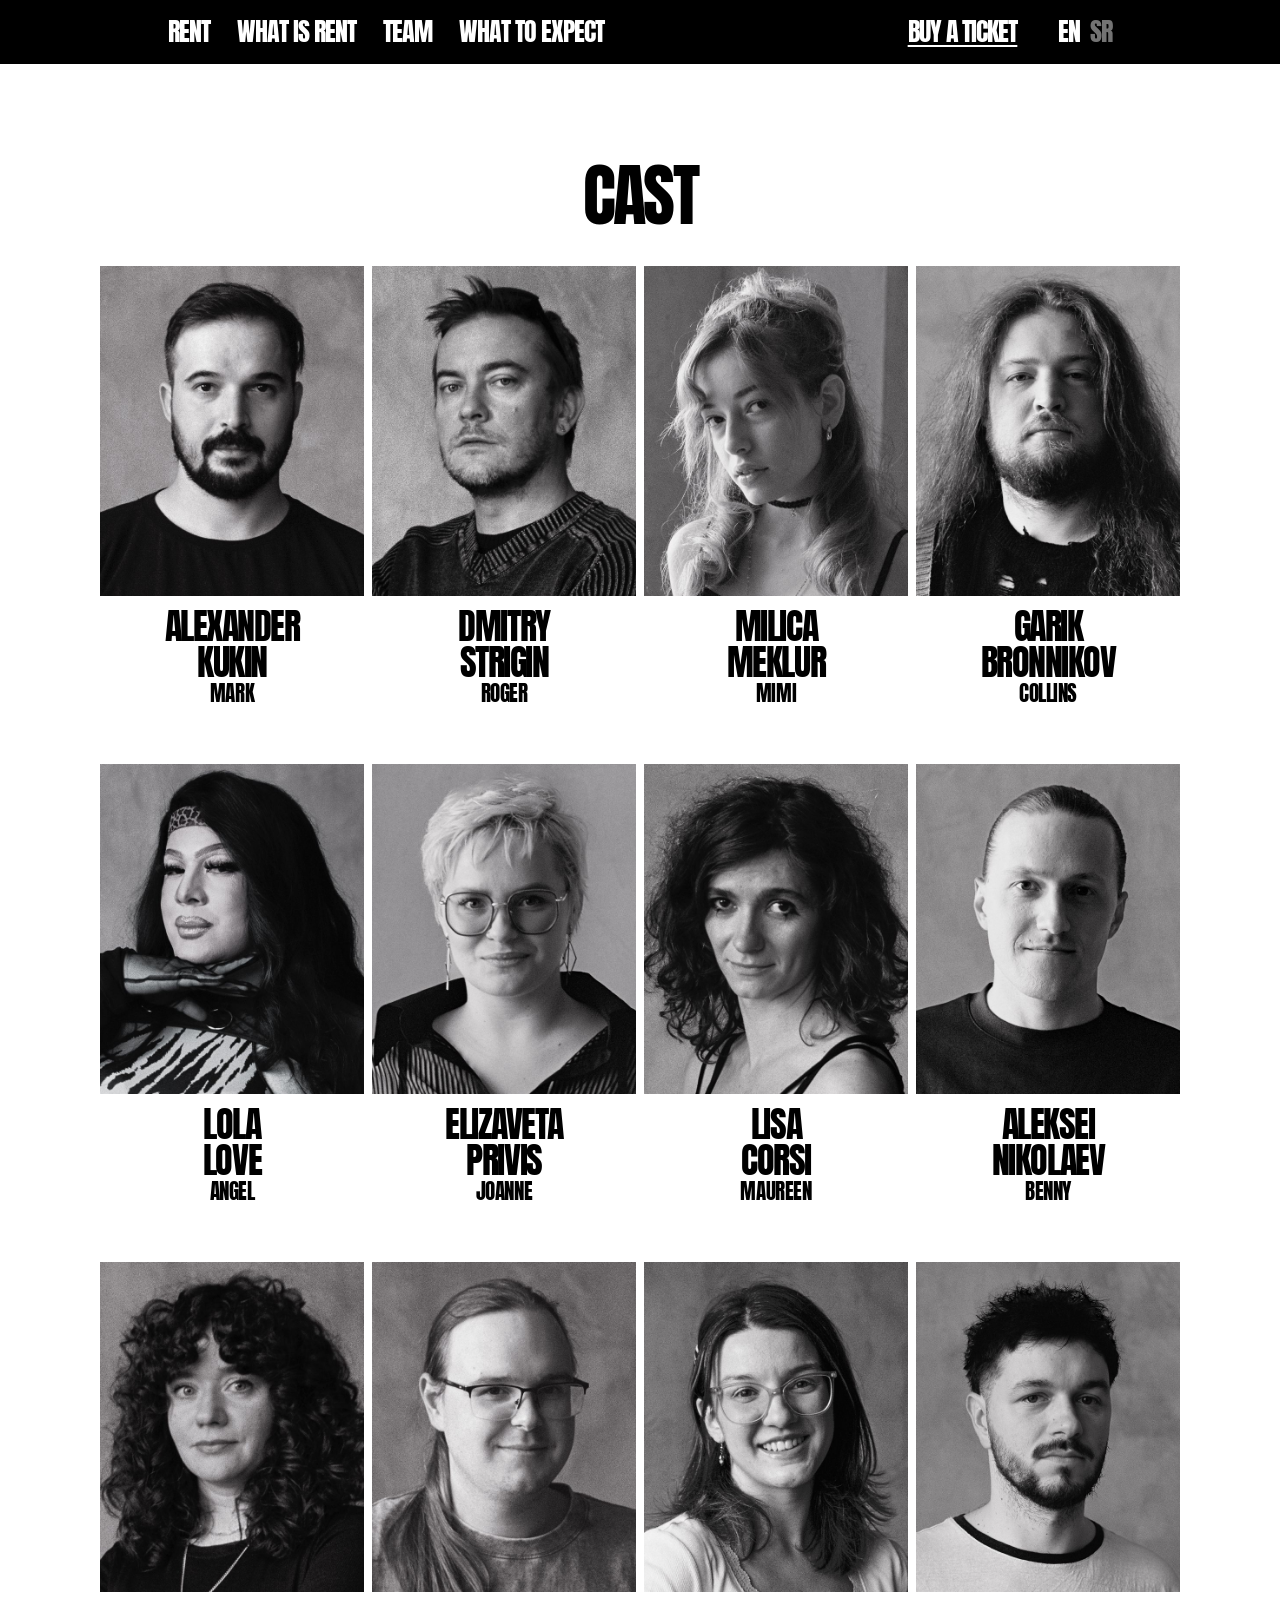
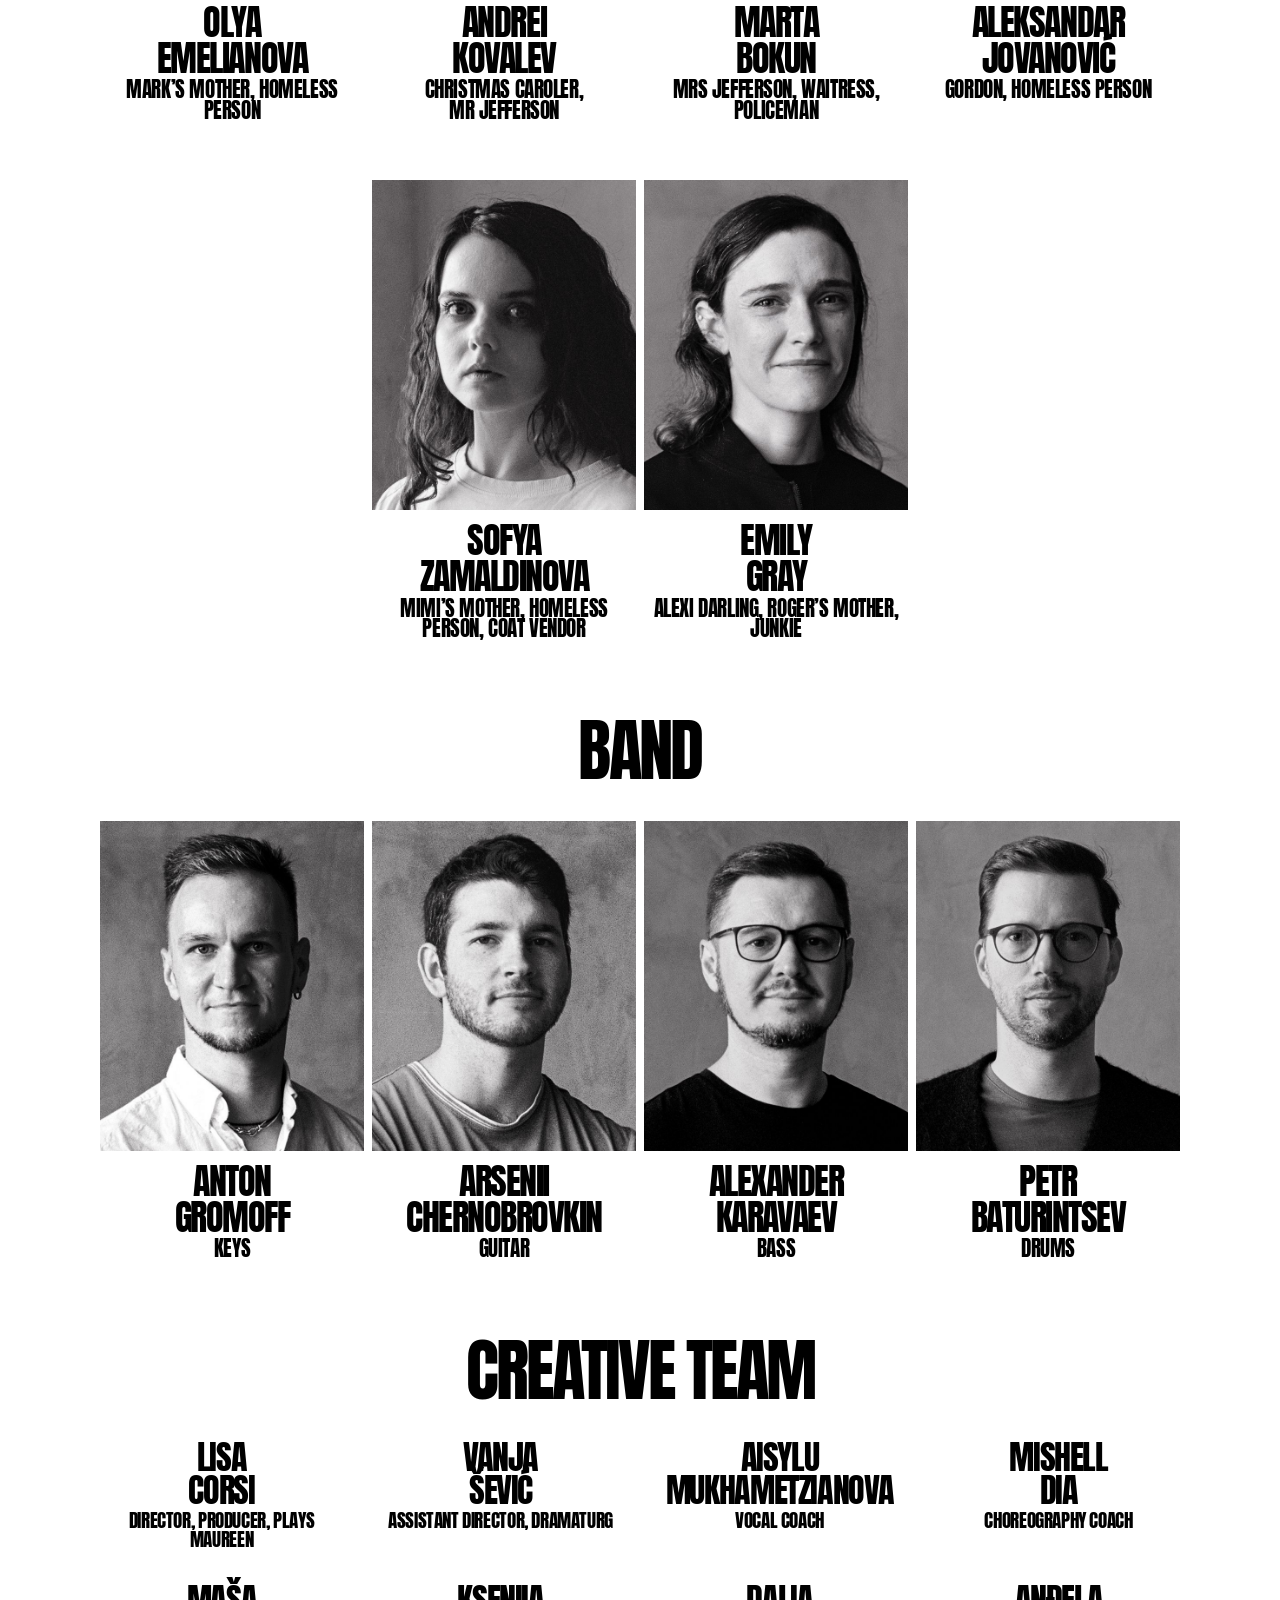
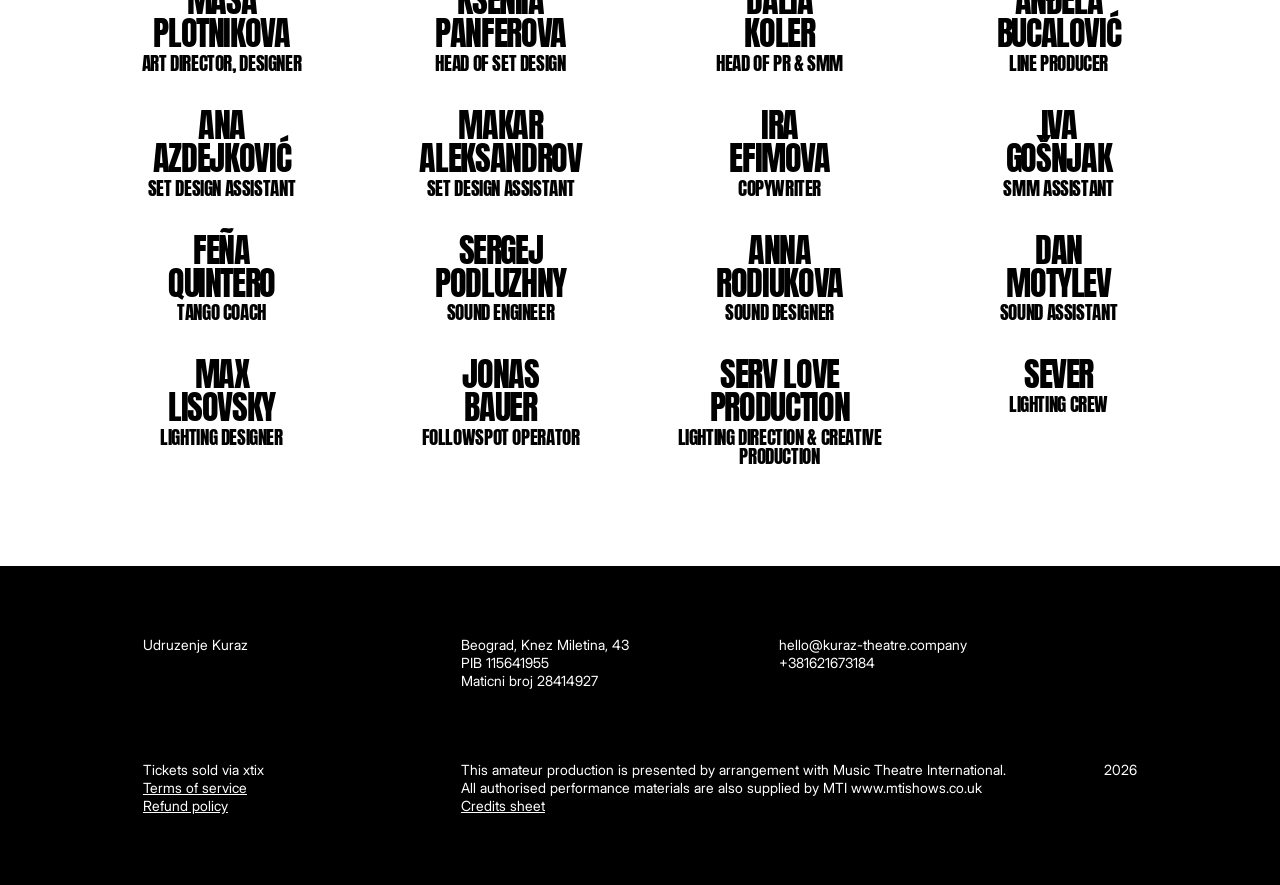
<file: team/index.html>
<!doctype html>
<html lang="en">
<head>
<meta charset="utf-8">
<meta name="viewport" content="width=device-width, initial-scale=1, viewport-fit=cover">
<title>TEAM — RENT MUSICAL BELGRADE</title>
<meta name="description" content="A BROADWAY SHOW AT DRUGSTORE CLUB. FOR THE FIRST TIME IN SERBIA. THIS DECEMBER 13.12 / 23.12 / 24.12. TICKETS FROM 2,000 RSD">
<meta property="og:title" content="RENT MUSICAL BELGRADE">
<meta property="og:description" content="A BROADWAY SHOW AT DRUGSTORE CLUB. FOR THE FIRST TIME IN SERBIA. THIS DECEMBER 13.12 / 23.12 / 24.12. TICKETS FROM 2,000 RSD">
<meta property="og:type" content="website">
<meta property="og:url" content="https://come-see-rent.show/team/">
<meta property="og:image" content="https://come-see-rent.show/og-preview.jpg">
<meta property="og:image:width" content="1200">
<meta property="og:image:height" content="630">
<meta name="twitter:card" content="summary_large_image">
<link rel="icon" href="../favicon.ico" sizes="any">
<link rel="icon" type="image/png" sizes="32x32" href="../favicon-32.png">
<link rel="apple-touch-icon" href="../apple-touch-icon.png">
<script defer src="https://cloud.umami.is/script.js" data-website-id="f77260aa-2fc8-4497-9ee6-ddd14eaf5aa1"></script>
<link rel="stylesheet" href="../fonts.css?v=202611251246">
<link rel="stylesheet" href="../style.css?v=202611251246">
<meta name="facebook-domain-verification" content="i68s8gtmrcw4w36nhd83ecqmzk69k4" />
<!-- Meta Pixel Code -->
<script>
!function(f,b,e,v,n,t,s)
{if(f.fbq)return;n=f.fbq=function(){n.callMethod?
n.callMethod.apply(n,arguments):n.queue.push(arguments)};
if(!f._fbq)f._fbq=n;n.push=n;n.loaded=!0;n.version='2.0';
n.queue=[];t=b.createElement(e);t.async=!0;
t.src=v;s=b.getElementsByTagName(e)[0];
s.parentNode.insertBefore(t,s)}(window, document,'script',
'https://connect.facebook.net/en_US/fbevents.js');
fbq('init', '963561763215882');
fbq('track', 'PageView');
</script>
<noscript><img height="1" width="1" style="display:none"
src="https://www.facebook.com/tr?id=963561763215882&ev=PageView&noscript=1"
/></noscript>
<!-- End Meta Pixel Code -->
</head>
<body class="teampage">

<!-- ===== HEADER (fixed) ===== -->
<header class="header">
  <a href="../" class="logo">RENT</a>
  <nav class="header__nav">
    <a href="../" data-i18n="nav_rent">RENT</a>
    <a href="../#about" data-i18n="nav_about">what is rent</a>
    <a href="../#team" data-i18n="nav_team">team</a>
    <a href="../#expect" data-i18n="nav_expect">what to expect</a>
  </nav>
  <div class="header__right">
    <a href="../#tickets" class="header__buy ticket-link" data-i18n="nav_buy">buy a ticket</a>
    <div class="langs">
    <button data-lang="en">EN</button>
    <button data-lang="sr">SR</button>
    </div>
  </div>
  <button class="burger" aria-label="Menu" aria-expanded="false">
    <svg width="28" height="28" viewBox="0 0 28 28" fill="none"><rect x="2" y="6" width="24" height="3" fill="#fff"/><rect x="2" y="12.5" width="24" height="3" fill="#fff"/><rect x="2" y="19" width="24" height="3" fill="#fff"/></svg>
  </button>
</header>

<!-- ===== MOBILE MENU ===== -->
<div class="menu" aria-hidden="true">
  <div class="menu__top">
    <button class="menu__close" aria-label="Close">
      <svg width="28" height="28" viewBox="0 0 28 28" fill="none"><path d="M5 5L23 23M23 5L5 23" stroke="#fff" stroke-width="3"/></svg>
    </button>
  </div>
  <nav class="menu__nav">
    <a href="../" data-i18n="nav_rent">RENT</a>
    <a href="../#about" data-i18n="nav_about">what is rent</a>
    <a href="../#team" data-i18n="nav_team">team</a>
    <a href="../#expect" data-i18n="nav_expect">what to expect</a>
  </nav>
  <div class="langs menu__langs">
    <button data-lang="en">EN</button>
    <button data-lang="sr">SR</button>
  </div>
  <a href="../#tickets" class="cta-bar" data-i18n="cta_buy">BUY A TICKET</a>
</div>

<main>

<section class="tsec tsec--first">
  <h1 class="t a up" style="--d:90;--m:50" data-i18n="tp_cast">cast</h1>
  <div class="pgrid">
    <figure class="pcard"><div class="pcard__img"><img src="../images/team/alexander-kukin.jpg" alt="Alexander Kukin" loading="lazy"><img class="pcard__color" src="../images/team/alexander-kukin-color.jpg" alt="" aria-hidden="true" loading="lazy"></div><figcaption><span class="pcard__name">Alexander<br>Kukin</span><span class="pcard__role">mark</span></figcaption></figure>
    <figure class="pcard"><div class="pcard__img"><img src="../images/team/dmitry-strigin.jpg" alt="Dmitry Strigin" loading="lazy"><img class="pcard__color" src="../images/team/dmitry-strigin-color.jpg" alt="" aria-hidden="true" loading="lazy"></div><figcaption><span class="pcard__name">Dmitry<br>Strigin</span><span class="pcard__role">roger</span></figcaption></figure>
    <figure class="pcard"><div class="pcard__img"><img src="../images/team/milica-meklur.jpg" alt="Milica Meklur" loading="lazy"><img class="pcard__color" src="../images/team/milica-meklur-color.jpg" alt="" aria-hidden="true" loading="lazy"></div><figcaption><span class="pcard__name">Milica<br>Meklur</span><span class="pcard__role">mimi</span></figcaption></figure>
    <figure class="pcard"><div class="pcard__img"><img src="../images/team/garik-bronnikov.jpg" alt="Garik Bronnikov" loading="lazy"><img class="pcard__color" src="../images/team/garik-bronnikov-color.jpg" alt="" aria-hidden="true" loading="lazy"></div><figcaption><span class="pcard__name">Garik<br>Bronnikov</span><span class="pcard__role">collins</span></figcaption></figure>
    <figure class="pcard"><div class="pcard__img"><img src="../images/team/lola-love.jpg" alt="Lola Love" loading="lazy"><img class="pcard__color" src="../images/team/lola-love-color.jpg" alt="" aria-hidden="true" loading="lazy"></div><figcaption><span class="pcard__name">Lola<br>Love</span><span class="pcard__role">angel</span></figcaption></figure>
    <figure class="pcard"><div class="pcard__img"><img src="../images/team/elizaveta-privis.jpg" alt="Elizaveta Privis" loading="lazy"><img class="pcard__color" src="../images/team/elizaveta-privis-color.jpg" alt="" aria-hidden="true" loading="lazy"></div><figcaption><span class="pcard__name">Elizaveta<br>Privis</span><span class="pcard__role">joanne</span></figcaption></figure>
    <figure class="pcard"><div class="pcard__img"><img src="../images/team/lisa-corsi.jpg" alt="Lisa Corsi" loading="lazy"><img class="pcard__color" src="../images/team/lisa-corsi-color.jpg" alt="" aria-hidden="true" loading="lazy"></div><figcaption><span class="pcard__name">Lisa<br>Corsi</span><span class="pcard__role">maureen</span></figcaption></figure>
    <figure class="pcard"><div class="pcard__img"><img src="../images/team/aleksei-nikolaev.jpg" alt="Aleksei Nikolaev" loading="lazy"><img class="pcard__color" src="../images/team/aleksei-nikolaev-color.jpg" alt="" aria-hidden="true" loading="lazy"></div><figcaption><span class="pcard__name">Aleksei<br>Nikolaev</span><span class="pcard__role">benny</span></figcaption></figure>
    <figure class="pcard"><div class="pcard__img"><img src="../images/team/olya-emelianova.jpg" alt="Olya Emelianova" loading="lazy"><img class="pcard__color" src="../images/team/olya-emelianova-color.jpg" alt="" aria-hidden="true" loading="lazy"></div><figcaption><span class="pcard__name">Olya<br>Emelianova</span><span class="pcard__role">mark’s mother, homeless person</span></figcaption></figure>
    <figure class="pcard"><div class="pcard__img"><img src="../images/team/andrei-kovalev.jpg" alt="Andrei Kovalev" loading="lazy"><img class="pcard__color" src="../images/team/andrei-kovalev-color.jpg" alt="" aria-hidden="true" loading="lazy"></div><figcaption><span class="pcard__name">Andrei<br>Kovalev</span><span class="pcard__role">christmas caroler, mr&nbsp;jefferson</span></figcaption></figure>
    <figure class="pcard"><div class="pcard__img"><img src="../images/team/marta-bokun.jpg" alt="Marta Bokun" loading="lazy"><img class="pcard__color" src="../images/team/marta-bokun-color.jpg" alt="" aria-hidden="true" loading="lazy"></div><figcaption><span class="pcard__name">Marta<br>Bokun</span><span class="pcard__role">mrs&nbsp;jefferson, waitress, policeman</span></figcaption></figure>
    <figure class="pcard"><div class="pcard__img"><img src="../images/team/aleksandar-jovanovic.jpg" alt="Aleksandar Jovanović" loading="lazy"><img class="pcard__color" src="../images/team/aleksandar-jovanovic-color.jpg" alt="" aria-hidden="true" loading="lazy"></div><figcaption><span class="pcard__name">Aleksandar<br>Jovanović</span><span class="pcard__role">gordon, homeless person</span></figcaption></figure>
    <figure class="pcard"><div class="pcard__img"><img src="../images/team/sofya-zamaldinova.jpg" alt="Sofya Zamaldinova" loading="lazy"><img class="pcard__color" src="../images/team/sofya-zamaldinova-color.jpg" alt="" aria-hidden="true" loading="lazy"></div><figcaption><span class="pcard__name">Sofya<br>Zamaldinova</span><span class="pcard__role">mimi’s mother, homeless person, coat vendor</span></figcaption></figure>
    <figure class="pcard"><div class="pcard__img"><img src="../images/team/emily-gray.jpg" alt="Emily Gray" loading="lazy"><img class="pcard__color" src="../images/team/emily-gray-color.jpg" alt="" aria-hidden="true" loading="lazy"></div><figcaption><span class="pcard__name">Emily<br>Gray</span><span class="pcard__role">alexi darling, roger’s mother, junkie</span></figcaption></figure>
  </div>
</section>

<section class="tsec">
  <h2 class="t a up" style="--d:90;--m:50" data-i18n="tp_band">band</h2>
  <div class="pgrid">
    <figure class="pcard"><div class="pcard__img"><img src="../images/team/anton-gromoff.jpg" alt="Anton Gromoff" loading="lazy"><img class="pcard__color" src="../images/team/anton-gromoff-color.jpg" alt="" aria-hidden="true" loading="lazy"></div><figcaption><span class="pcard__name">Anton<br>Gromoff</span><span class="pcard__role" data-i18n="band_keys">keys</span></figcaption></figure>
    <figure class="pcard"><div class="pcard__img"><img src="../images/team/arsenii-chernobrovkin.jpg" alt="Arsenii Chernobrovkin" loading="lazy"><img class="pcard__color" src="../images/team/arsenii-chernobrovkin-color.jpg" alt="" aria-hidden="true" loading="lazy"></div><figcaption><span class="pcard__name">Arsenii Chernobrovkin</span><span class="pcard__role" data-i18n="band_guitar">guitar</span></figcaption></figure>
    <figure class="pcard"><div class="pcard__img"><img src="../images/team/alexander-karavaev.jpg" alt="Alexander Karavaev" loading="lazy"><img class="pcard__color" src="../images/team/alexander-karavaev-color.jpg" alt="" aria-hidden="true" loading="lazy"></div><figcaption><span class="pcard__name">Alexander<br>Karavaev</span><span class="pcard__role" data-i18n="band_bass">bass</span></figcaption></figure>
    <figure class="pcard"><div class="pcard__img"><img src="../images/team/petr-baturintsev.jpg" alt="Petr Baturintsev" loading="lazy"><img class="pcard__color" src="../images/team/petr-baturintsev-color.jpg" alt="" aria-hidden="true" loading="lazy"></div><figcaption><span class="pcard__name">Petr<br>Baturintsev</span><span class="pcard__role" data-i18n="band_drums">drums</span></figcaption></figure>
  </div>
</section>

<section class="tsec tsec--last">
  <h2 class="t a up" style="--d:90;--m:50" data-i18n="tp_creative">creative team</h2>
  <div class="pgrid pgrid--text">
    <figure class="pcard pcard--text"><figcaption><span class="pcard__name">Lisa<br>Corsi</span><span class="pcard__role" data-i18n="cr_director">director, producer, plays maureen</span></figcaption></figure>
    <figure class="pcard pcard--text"><figcaption><span class="pcard__name">Vanja<br>Šević</span><span class="pcard__role" data-i18n="cr_assistant">assistant director, dramaturg</span></figcaption></figure>
    <figure class="pcard pcard--text"><figcaption><span class="pcard__name">Aisylu Mukhametzianova</span><span class="pcard__role" data-i18n="cr_vocal">vocal coach</span></figcaption></figure>
    <figure class="pcard pcard--text"><figcaption><span class="pcard__name">Mishell<br>Dia</span><span class="pcard__role" data-i18n="cr_choreo">choreography coach</span></figcaption></figure>
    <figure class="pcard pcard--text"><figcaption><span class="pcard__name">Maša<br>Plotnikova</span><span class="pcard__role" data-i18n="cr_art">art director, designer</span></figcaption></figure>
    <figure class="pcard pcard--text"><figcaption><span class="pcard__name">Kseniia<br>Panferova</span><span class="pcard__role" data-i18n="cr_sethead">head of set design</span></figcaption></figure>
    <figure class="pcard pcard--text"><figcaption><span class="pcard__name">Dalia<br>Koler</span><span class="pcard__role" data-i18n="cr_prhead">head of pr &amp; smm</span></figcaption></figure>
    <figure class="pcard pcard--text"><figcaption><span class="pcard__name">Anđela<br>Bucalović</span><span class="pcard__role" data-i18n="cr_lineprod">line producer</span></figcaption></figure>
    <figure class="pcard pcard--text"><figcaption><span class="pcard__name">Ana<br>Azdejković</span><span class="pcard__role" data-i18n="cr_setass">set design assistant</span></figcaption></figure>
    <figure class="pcard pcard--text"><figcaption><span class="pcard__name">Makar<br>Aleksandrov</span><span class="pcard__role" data-i18n="cr_setass">set design assistant</span></figcaption></figure>
    <figure class="pcard pcard--text"><figcaption><span class="pcard__name">Ira<br>Efimova</span><span class="pcard__role" data-i18n="cr_copy">copywriter</span></figcaption></figure>
    <figure class="pcard pcard--text"><figcaption><span class="pcard__name">Iva<br>Gošnjak</span><span class="pcard__role" data-i18n="cr_smmass">smm assistant</span></figcaption></figure>
    <figure class="pcard pcard--text"><figcaption><span class="pcard__name">Feña<br>Quintero</span><span class="pcard__role" data-i18n="cr_tango">tango coach</span></figcaption></figure>
    <figure class="pcard pcard--text"><figcaption><span class="pcard__name">Sergej<br>Podluzhny</span><span class="pcard__role" data-i18n="cr_soundeng">sound engineer</span></figcaption></figure>
    <figure class="pcard pcard--text"><figcaption><span class="pcard__name">Anna<br>Rodiukova</span><span class="pcard__role" data-i18n="cr_sounddes">sound designer</span></figcaption></figure>
    <figure class="pcard pcard--text"><figcaption><span class="pcard__name">Dan<br>Motylev</span><span class="pcard__role" data-i18n="cr_soundass">sound assistant</span></figcaption></figure>
    <figure class="pcard pcard--text"><figcaption><span class="pcard__name">Max<br>Lisovsky</span><span class="pcard__role" data-i18n="cr_lightdes">lighting designer</span></figcaption></figure>
    <figure class="pcard pcard--text"><figcaption><span class="pcard__name">Jonas<br>Bauer</span><span class="pcard__role" data-i18n="cr_spot">followspot operator</span></figcaption></figure>
    <figure class="pcard pcard--text"><figcaption><span class="pcard__name">Serv Love<br>Production</span><span class="pcard__role" data-i18n="cr_lightdir">lighting direction &amp; creative production</span></figcaption></figure>
    <figure class="pcard pcard--text"><figcaption><span class="pcard__name">SEVER</span><span class="pcard__role" data-i18n="cr_lightcrew">lighting crew</span></figcaption></figure>
  </div>
</section>

</main>

<!-- ===== FOOTER ===== -->
<footer class="footer">
  <div class="footer__row">
    <p>Udruzenje Kuraz</p>
    <p>Beograd, Knez Miletina, 43<br>PIB 115641955<br>Maticni broj 28414927</p>
    <p><a href="mailto:hello@kuraz-theatre.company">hello@kuraz-theatre.company</a><br><a href="tel:+381621673184">+381621673184</a></p>
  </div>
  <div class="footer__row">
    <p><span data-i18n="foot_xtix">Tickets sold via xtix</span><br><a class="u" href="https://xtix.ai/documents/terms-of-service" target="_blank" rel="noopener" data-i18n="foot_terms">Terms of service</a><br><a class="u" href="https://xtix.ai/documents/organizer-refund-policy" target="_blank" rel="noopener" data-i18n="foot_refund">Refund policy</a></p>
    <p class="footer__wide">This amateur production is presented by arrangement with Music Theatre International.<br>All authorised performance materials are also supplied by MTI www.mtishows.co.uk<br><a class="u" href="../credits-sheet.pdf" target="_blank" rel="noopener">Credits sheet</a></p>
    <p class="footer__year">2026</p>
  </div>
</footer>

<!-- ===== MOBILE STICKY CTA ===== -->
<a href="../#tickets" class="cta-bar cta-bar--fixed" data-i18n="cta_buy">BUY A TICKET</a>

<script src="../i18n.js?v=202611251246"></script>
<script src="../main.js?v=202611251246"></script>
<!-- Meta Pixel: "buy a ticket" links only scroll to the widget -->
<script>
document.querySelectorAll('a[href$="#tickets"]').forEach(function(el){
  el.addEventListener('click', function(){ if (window.fbq) fbq('trackCustom', 'ScrollToTickets'); });
});
</script>
</body>
</html>
</file>
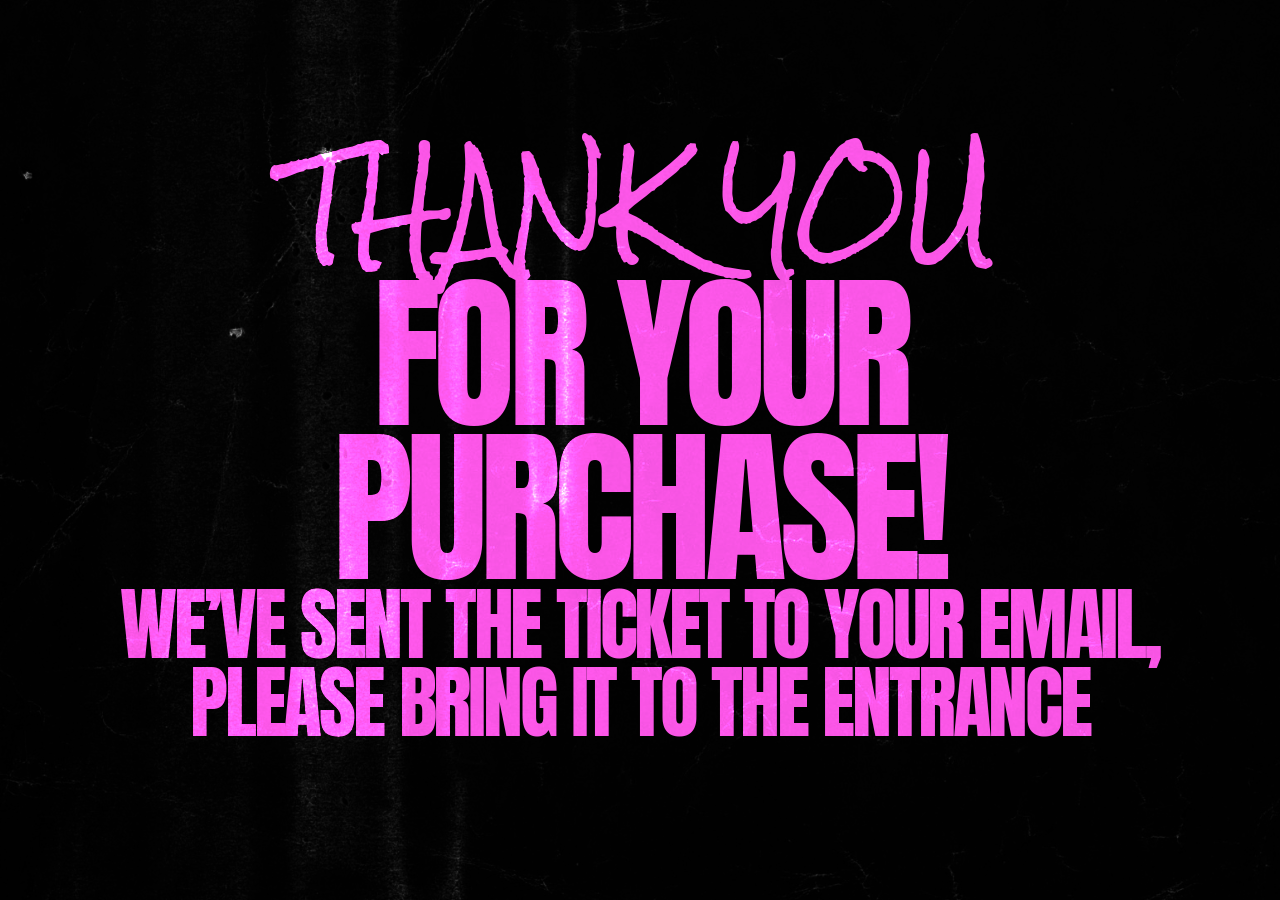
<file: thankyou/index.html>
<!doctype html>
<html lang="en">
<head>
<meta charset="utf-8">
<meta name="viewport" content="width=device-width, initial-scale=1">
<title>THANK YOU — RENT MUSICAL BELGRADE</title>
<meta name="robots" content="noindex">
<script defer src="https://cloud.umami.is/script.js" data-website-id="f77260aa-2fc8-4497-9ee6-ddd14eaf5aa1"></script>
<link rel="stylesheet" href="../fonts.css?v=202611251246">
<link rel="stylesheet" href="../style.css?v=202611251246">
<style>
  /* This page opens inside the xtix widget (iframe), so it is just the pink block,
     scaled to the width of the frame. */
  html, body.ty { background: var(--black); padding: 0; min-height: 100%; }
  body.ty { min-height: 100vh; display: flex; }
  .ty-hero {
    flex: 1; display: flex; flex-direction: column; justify-content: center; gap: 24px;
    background: var(--black); color: var(--violet); text-align: center; --c: var(--violet);
    padding: clamp(24px, 3.5vw, 50px) 16px;
  }
  /* size follows the frame width (mobile proportions), never bigger than desktop size */
  .ty-hero .t { font-size: min(calc(var(--m) * 100vw / 390), calc(var(--d) * 1px)); }
  .ty-hero { gap: 12px; }
  /* wider frames: desktop layout from Figma, scaled down to the frame width */
  /* black block texture, same as the black blocks on the main page */
  .ty-hero::before { z-index: 0; opacity: .1; mix-blend-mode: normal; }
  .ty-hero::after { z-index: 2; mix-blend-mode: color-dodge; opacity: 1; }
  @media (min-width: 560px) {
    .ty-hero { gap: clamp(12px, 1.7vw, 24px); }
    .ty-hero .t { font-size: min(calc(var(--d) * 100vw / 1440), calc(var(--d) * 1px)); }
    .ty-hero br.d { display: inline; }
  }
</style>
<meta name="facebook-domain-verification" content="i68s8gtmrcw4w36nhd83ecqmzk69k4" />
<!-- Meta Pixel Code -->
<script>
!function(f,b,e,v,n,t,s)
{if(f.fbq)return;n=f.fbq=function(){n.callMethod?
n.callMethod.apply(n,arguments):n.queue.push(arguments)};
if(!f._fbq)f._fbq=n;n.push=n;n.loaded=!0;n.version='2.0';
n.queue=[];t=b.createElement(e);t.async=!0;
t.src=v;s=b.getElementsByTagName(e)[0];
s.parentNode.insertBefore(t,s)}(window, document,'script',
'https://connect.facebook.net/en_US/fbevents.js');
fbq('init', '963561763215882');
fbq('track', 'PageView');
</script>
<noscript><img height="1" width="1" style="display:none"
src="https://www.facebook.com/tr?id=963561763215882&ev=PageView&noscript=1"
/></noscript>
<!-- End Meta Pixel Code -->
</head>
<body class="ty">
<main class="ty-hero">
  <p class="t rs up" style="--d:120;--m:43">thank you</p>
  <div>
    <p class="t a up" style="--d:190;--m:90">for your<br class="d"> purchase!</p>
    <p class="t a up lh98" style="--d:90;--m:50">We’ve sent the ticket to your email,<br class="d"> Please bring it to the entrance</p>
  </div>
</main>
</body>
</html>
</file>
<file: fonts.css>
/* Self-hosted fonts */
@font-face {
  font-family: 'Anton';
  font-style: normal;
  font-display: swap;
  font-weight: 400;
  src: url(fonts/anton-latin-ext-400-normal.woff2) format('woff2');
  unicode-range: U+0100-02BA,U+02BD-02C5,U+02C7-02CC,U+02CE-02D7,U+02DD-02FF,U+0304,U+0308,U+0329,U+1D00-1DBF,U+1E00-1E9F,U+1EF2-1EFF,U+2020,U+20A0-20AB,U+20AD-20C0,U+2113,U+2C60-2C7F,U+A720-A7FF;
}
@font-face {
  font-family: 'Anton';
  font-style: normal;
  font-display: swap;
  font-weight: 400;
  src: url(fonts/anton-latin-400-normal.woff2) format('woff2');
  unicode-range: U+0000-00FF,U+0131,U+0152-0153,U+02BB-02BC,U+02C6,U+02DA,U+02DC,U+0304,U+0308,U+0329,U+2000-206F,U+20AC,U+2122,U+2191,U+2193,U+2212,U+2215,U+FEFF,U+FFFD;
}
@font-face {
  font-family: 'Rock Salt';
  font-style: normal;
  font-display: swap;
  font-weight: 400;
  src: url(fonts/rock-salt-latin-400-normal.woff2) format('woff2');
  unicode-range: U+0000-00FF,U+0131,U+0152-0153,U+02BB-02BC,U+02C6,U+02DA,U+02DC,U+0304,U+0308,U+0329,U+2000-206F,U+20AC,U+2122,U+2191,U+2193,U+2212,U+2215,U+FEFF,U+FFFD;
}
@font-face {
  font-family: 'Inter';
  font-style: normal;
  font-display: swap;
  font-weight: 100 900;
  src: url(fonts/inter-latin-ext-opsz-normal.woff2) format('woff2');
  unicode-range: U+0100-02BA,U+02BD-02C5,U+02C7-02CC,U+02CE-02D7,U+02DD-02FF,U+0304,U+0308,U+0329,U+1D00-1DBF,U+1E00-1E9F,U+1EF2-1EFF,U+2020,U+20A0-20AB,U+20AD-20C0,U+2113,U+2C60-2C7F,U+A720-A7FF;
}
@font-face {
  font-family: 'Inter';
  font-style: normal;
  font-display: swap;
  font-weight: 100 900;
  src: url(fonts/inter-latin-opsz-normal.woff2) format('woff2');
  unicode-range: U+0000-00FF,U+0131,U+0152-0153,U+02BB-02BC,U+02C6,U+02DA,U+02DC,U+0304,U+0308,U+0329,U+2000-206F,U+20AC,U+2122,U+2191,U+2193,U+2212,U+2215,U+FEFF,U+FFFD;
}

@font-face {
  font-family: 'Public Sans';
  font-style: normal;
  font-display: swap;
  font-weight: 100 900;
  src: url(fonts/public-sans-latin-ext-wght-normal.woff2) format('woff2-variations');
  unicode-range: U+0100-02BA,U+02BD-02C5,U+02C7-02CC,U+02CE-02D7,U+02DD-02FF,U+0304,U+0308,U+0329,U+1D00-1DBF,U+1E00-1E9F,U+1EF2-1EFF,U+2020,U+20A0-20AB,U+20AD-20C0,U+2113,U+2C60-2C7F,U+A720-A7FF;
}
@font-face {
  font-family: 'Public Sans';
  font-style: normal;
  font-display: swap;
  font-weight: 100 900;
  src: url(fonts/public-sans-latin-wght-normal.woff2) format('woff2-variations');
  unicode-range: U+0000-00FF,U+0131,U+0152-0153,U+02BB-02BC,U+02C6,U+02DA,U+02DC,U+0304,U+0308,U+0329,U+2000-206F,U+20AC,U+2122,U+2191,U+2193,U+2212,U+2215,U+FEFF,U+FFFD;
}
</file>
<file: style.css>
/* ===== Colors ===== */
:root {
  --black: #000;
  --white: #fff;
  --pink: #FC347A;        /* ticket strips, manifesto text */
  --pink-hover: #EA3675;  /* hover on all ticket buttons */
  --violet: #E950D7;      /* hero text, Drugstore background */
  --orange: #F8643C;      /* Instagram block */
  --header-h: 75px;
}

* { box-sizing: border-box; margin: 0; padding: 0; }
html { scroll-behavior: smooth; -webkit-text-size-adjust: 100%; background: var(--black); } /* color seen when page bounces on scroll */
body {
  /* solid color (Safari ignores gradients for the bounce area) */
  background: var(--black);
  color: var(--black);
  font-family: "Inter", system-ui, sans-serif;
  font-variation-settings: "opsz" 32; /* Inter Display look */
  padding-top: var(--header-h);
}
a { color: inherit; text-decoration: none; }
button { font: inherit; color: inherit; background: none; border: 0; cursor: pointer; }
img { display: block; max-width: 100%; }
section, [id] { scroll-margin-top: var(--header-h); }

/* ===== Type ===== */
/* --d = size on 1440 desktop, --m = size on 390 mobile (px, unitless) */
.t {
  display: block;
  font-size: min(calc(var(--d) * 1px), calc(var(--d) * 100vw / 1440));
  letter-spacing: -0.04em;
  line-height: 0.91;
}
.a  { font-family: "Anton", sans-serif; font-weight: 400; }
.rs { font-family: "Rock Salt", cursive; font-weight: 400; }
.up { text-transform: uppercase; }
.lh98 { line-height: 0.98; }
.lh92 { line-height: 0.92; }
.lh88 { line-height: 0.88; }
.ls2 { letter-spacing: -0.02em; }

.body { font-size: 20px; line-height: 1.3; max-width: 700px; }
.body p + p { margin-top: 12px; }
.body b { font-weight: 700; }

.stack { display: flex; flex-direction: column; gap: 4px; }

/* ===== Header ===== */
.header {
  position: fixed; inset: 0 0 auto 0; z-index: 50;
  height: var(--header-h);
  background: var(--black); color: var(--white);
  display: flex; align-items: center; justify-content: space-between;
  padding: 0 100px;
  font-family: "Anton", sans-serif; font-size: 30px;
  line-height: 0.91; letter-spacing: -0.04em; text-transform: uppercase;
}
.header__nav { display: flex; gap: 32px; }
.header__right { display: flex; align-items: center; gap: 48px; }
.header__buy { text-decoration: underline; text-underline-offset: 3px; transition: color .15s; }
.header__buy:hover { color: var(--pink-hover); }
.header__nav a:hover { opacity: .7; }
.langs { display: flex; gap: 10px; }
.langs button { opacity: .45; text-transform: uppercase; letter-spacing: -0.04em; }
.langs button.is-active, .langs button:hover { opacity: 1; }
.burger { display: none; }
.logo { display: none; }

/* ===== Mobile menu ===== */
.menu {
  position: fixed; inset: 0; z-index: 60;
  background: var(--black); color: var(--white);
  display: none; flex-direction: column;
  font-family: "Anton", sans-serif; text-transform: uppercase; letter-spacing: -0.04em;
}
.menu.is-open { display: flex; }
.menu__top { height: 60px; padding: 0 16px; display: flex; align-items: center; justify-content: flex-end; }
.menu__langs { padding: 0 16px 24px; gap: 24px; font-size: 48px; line-height: .91; }
.menu__nav { flex: 1; display: flex; flex-direction: column; gap: 20px; padding: 40px 16px; font-size: 48px; line-height: .91; }

/* ===== Ticket bars ===== */
.cta-bar {
  display: flex; align-items: center; justify-content: center;
  height: 64px; background: var(--pink); color: var(--black);
  font-family: "Anton", sans-serif; font-size: 30px; letter-spacing: -0.04em;
  transition: background .15s;
}
.cta-bar:hover { background: var(--pink-hover); }
.cta-bar--fixed { display: none; }

/* ===== Hero ===== */
.hero {
  background: var(--black); color: var(--violet); text-align: center;
  padding: 50px 100px; display: flex; flex-direction: column; gap: 24px;
}

/* ===== Pink strip ===== */
.strip {
  position: relative; overflow: hidden;
  display: flex; flex-direction: column; align-items: center; gap: 8px;
  background: var(--pink); color: var(--black); text-align: center;
  padding: 40px 100px; transition: background .15s;
}
.lh90 { line-height: .9; }
/* white backdrop so the perforation holes of this strip look white */
.strip-wrap--white { background: var(--white); }
/* ticket perforation = real holes (mask), so whatever is behind shows through.
   fx.js sets --step so the first hole is centred on the top edge and the last one on the bottom edge. */
.strip, .cta-bar { --dot: 18px; --gap: 11px; --dot-right: 99px; }
.cta-bar { position: relative; --dot: 12px; --gap: 8px; --dot-right: 28px; }
.cta-bar--fixed { position: fixed; }
.strip, .cta-bar {
  --holes: radial-gradient(circle calc(var(--dot) / 2) at 50% calc(var(--dot) / 2), #000 calc(100% - .6px), transparent 100%)
           calc(100% - var(--dot-right)) calc(var(--dot) / -2) / var(--dot) var(--step, calc(var(--dot) + var(--gap))) repeat-y;
  -webkit-mask: var(--holes), linear-gradient(#000 0 0);
  -webkit-mask-composite: xor;
          mask: var(--holes), linear-gradient(#000 0 0);
          mask-composite: exclude;
}
.strip:hover { background: var(--pink-hover); }

/* ===== Text + photo rows ===== */
.row {
  background: var(--white);
  display: grid; grid-template-columns: 848fr 592fr;
  min-height: min(588px, calc(588 * 100vw / 1440));
}
.row--rev { grid-template-columns: 592fr 848fr; }
.row--rev .row__img { order: -1; }
.row__text {
  display: flex; flex-direction: column; justify-content: center; gap: 32px;
  padding: 60px 48px 60px clamp(24px, 6.94vw, 100px);
}
.row--rev .row__text { padding: 70px clamp(24px, 6.94vw, 100px) 70px 48px; }
.row__img { overflow: hidden; }
.row__img img, .row__img video { display: block; width: 100%; height: 100%; object-fit: cover; }

/* ===== Manifesto ===== */
.manifesto {
  background: var(--black); color: var(--pink); text-align: center;
  padding: 70px 100px; display: flex; flex-direction: column; gap: 36px;
}

/* ===== Drugstore ===== */
.drugstore {
  background: var(--violet); color: var(--black); text-align: center;
  padding: 70px 100px; display: flex; flex-direction: column; gap: 28px;
}

/* ===== Tickets ===== */
.drugstore { padding-bottom: 70px; }
.tickets__widget { width: 100%; max-width: 640px; min-height: 200px; text-align: left; position: relative; z-index: 3 !important; align-self: center; } /* above the paper texture */

/* ===== Support us / Offline tickets ===== */
.info { background: var(--white); display: grid; grid-template-columns: 744fr 696fr; }
.info__col { display: flex; flex-direction: column; gap: 32px; padding: 60px 48px 60px clamp(24px, 6.94vw, 100px); }
.info__col + .info__col { padding: 60px clamp(24px, 6.94vw, 100px) 60px 0; }

/* ===== Instagram ===== */
.insta {
  display: flex; flex-direction: column; gap: 24px;
  background: var(--black); color: var(--orange); text-align: center;
  padding: 70px 100px;
}
.insta__link { align-self: center; transition: color .15s; }
.insta__link:hover { color: #D84F2B; }

/* ===== Footer ===== */
.footer {
  background: var(--black); color: var(--white);
  font-size: 14px; line-height: 1.3;
}
/* two rows, columns aligned across rows (Figma: padding 60 / 70) */
.footer__row {
  display: grid; grid-template-columns: minmax(0, 294px) minmax(0, 294px) 1fr auto; column-gap: 24px;
  padding: 70px 60px;
}
.footer__row + .footer__row { padding-top: 0; }
.footer__wide { grid-column: 2 / 4; }
.footer__year { grid-column: 4; text-align: right; }
.footer a:hover { color: var(--pink); }
.footer .u { text-decoration: underline; }

/* ===== Tablet: tighten paddings ===== */
@media (max-width: 1200px) {
  .header { padding: 0 40px; font-size: 24px; }
  .hero, .strip, .manifesto, .drugstore, .insta { padding-left: 40px; padding-right: 40px; }
  .body { font-size: 18px; }
}

/* ===== Mobile ===== */
@media (max-width: 899px) {
  :root { --header-h: 60px; }
  .t { font-size: min(calc(var(--m) * 100vw / 390), calc(var(--m) * 1.6px)); }
  br.d { display: none; }

  .header { padding: 0 16px; justify-content: space-between; }
  .header__nav, .header__right { display: none; }
  .burger { display: block; height: 28px; }
  .logo { display: block; font-size: 30px; line-height: .91; letter-spacing: -0.04em; }
  .lhm141 { line-height: 1.41; }
  .lhm131 { line-height: 1.31; }

  /* floating ticket, not touching the screen edge (so mobile Safari doesn't stretch its colour under the toolbar) */
  .cta-bar--fixed { display: flex; position: fixed; left: 16px; right: 16px; bottom: calc(16px + env(safe-area-inset-bottom, 0px)); z-index: 40; }
  .menu .cta-bar { margin: 0 16px calc(16px + env(safe-area-inset-bottom, 0px)); }
  .cta-bar { height: 76px; }
  body.menu-open .cta-bar--fixed { display: none; }
  body.menu-open { overflow: hidden; }

  .hero { padding: 40px 16px; gap: 12px; }
  .strip { display: none; }

  .row, .row--rev { grid-template-columns: 1fr; min-height: 0; }
  .row__img { order: -1; height: calc(360 * 100vw / 390); max-height: 560px; }
  .row__img:has(video) { height: auto; max-height: none; aspect-ratio: 1 / 1; } /* show the whole square video */
  .row__text, .row--rev .row__text { padding: 32px 16px 40px; gap: 16px; }
  .body { font-size: 16px; }

  .manifesto { padding: 40px 16px; gap: 12px; }
  .drugstore { padding: 40px 16px; gap: 12px; }
  .info { grid-template-columns: 1fr; }
  .info__col, .info__col + .info__col { padding: 32px 16px 8px; gap: 16px; }
  .info__col + .info__col { padding-bottom: 40px; }
  .insta { padding: 40px 16px; gap: 12px; }

  .footer { padding: 40px 16px 120px; }
  .footer__row { display: flex; flex-direction: column; gap: 16px; padding: 0; }
  .footer__row + .footer__row { margin-top: 16px; }
  .footer__year { text-align: left; }
}

/* =====================================================================
   PAPER TEXTURE on big-word blocks (as in Figma: PAPER3 layers)
   ::before = under the text, ::after = over the text
   ===================================================================== */
.hero, .manifesto, .drugstore, .insta, .ty-hero {
  position: relative; isolation: isolate; overflow: hidden;
}
.hero > *, .manifesto > *, .drugstore > *, .insta > *, .ty-hero > * { position: relative; z-index: 1; }
.hero::before, .hero::after,
.manifesto::before, .manifesto::after,
.drugstore::before, .drugstore::after,
.insta::before, .insta::after,
.ty-hero::before, .ty-hero::after {
  content: ""; position: absolute; inset: -8%;
  background: url(images/paper.jpg) center / cover no-repeat;
  pointer-events: none;
}
/* black blocks: paper 10% under the text + color dodge 100% over it */
.hero::before, .manifesto::before, .insta::before { z-index: 0; opacity: .1; }
.hero::after, .manifesto::after, .insta::after { z-index: 2; mix-blend-mode: color-dodge; }
/* pink blocks: color dodge 40% + linear dodge 30%, both over the text */
.drugstore::before, .ty-hero::before { z-index: 2; mix-blend-mode: color-dodge; opacity: .4; }
.drugstore::after, .ty-hero::after { z-index: 2; mix-blend-mode: plus-lighter; opacity: .3; }

/* =====================================================================
   BIG WORDS: on hover each line turns into an outline (fill wipes away)
   ===================================================================== */
.hero { --c: var(--violet); }
.manifesto { --c: var(--pink); }
.drugstore, .ty-hero { --c: var(--black); }
.insta { --c: var(--orange); }
/* fx.js: per visual line — .ln-o (text, gets a 1.5px inside outline) + .ln-f (fill on top, wipes away) */
@media (hover: hover) and (pointer: fine) {
  .fx .ln { position: relative; }
  .fx .ln.ring .ln-o { filter: url(#ring); }
  /* outline layer only exists while hovered (stays until the fill has slid back over it) */
  .fx .ln .ln-o { opacity: 0; transition: opacity 0s .34s; }
  .fx .ln.on .ln-o { opacity: 1; transition: none; }
  .fx .ln-f {
    position: absolute; left: 0; top: 0;
    padding: .45em .35em;              /* room for swashy glyphs inside the mask */
    white-space: pre; pointer-events: none; color: inherit;
    -webkit-mask-image: linear-gradient(90deg, transparent 44%, #000 60%);
            mask-image: linear-gradient(90deg, transparent 44%, #000 60%);
    -webkit-mask-size: 250% 100%; mask-size: 250% 100%;
    -webkit-mask-repeat: no-repeat; mask-repeat: no-repeat;
    -webkit-mask-position: 100% 0; mask-position: 100% 0;
    transition: -webkit-mask-position .34s cubic-bezier(.33, 0, .2, 1), mask-position .34s cubic-bezier(.33, 0, .2, 1);
  }
  .fx .ln.on .ln-f {
    -webkit-mask-position: 0% 0; mask-position: 0% 0;
    transition: -webkit-mask-position .42s cubic-bezier(.15, .7, .25, 1), mask-position .42s cubic-bezier(.15, .7, .25, 1); /* starts instantly, settles softly */
  }
  .insta__link:hover { color: #D84F2B; }
}

/* =====================================================================
   PHOTOS: slide in when scrolled into view
   desktop — from their side, mobile — from below
   ===================================================================== */
.anim .row__img img, .anim .row__img video {
  transition: clip-path .65s cubic-bezier(.65, 0, .2, 1), transform .85s cubic-bezier(.2, .7, .2, 1);
  transform: scale(1.15);
}
.anim .row .row__img img, .anim .row .row__img video { clip-path: inset(0 0 0 100%); }      /* photo on the right: opens from right */
.anim .row--rev .row__img img, .anim .row--rev .row__img video { clip-path: inset(0 100% 0 0); } /* photo on the left: opens from left */
.anim .row__img.in img, .anim .row__img.in video { clip-path: inset(0 0 0 0); transform: scale(1); }
@media (max-width: 899px) {
  .anim .row .row__img img, .anim .row--rev .row__img img, .anim .row .row__img video, .anim .row--rev .row__img video { clip-path: inset(100% 0 0 0); transform: translateY(40px) scale(1.1); }
  .anim .row .row__img.in img, .anim .row--rev .row__img.in img, .anim .row .row__img.in video, .anim .row--rev .row__img.in video { clip-path: inset(0 0 0 0); transform: none; }
}
@media (prefers-reduced-motion: reduce) {
  .anim .row__img img, .anim .row__img video { clip-path: none !important; transform: none !important; transition: none; }
}

/* manifesto: its own vertical texture; both layers sit over the text (as in Figma) */
.manifesto::before, .manifesto::after { background-image: url(images/paper-v.jpg); inset: 0 -6%; }
.manifesto::before { z-index: 2; }

/* Drugstore + widget: texture size must not depend on block height —
   the widget changes its height while you pick dates/tickets, and "cover" would rescale and jump. */
.drugstore::before, .drugstore::after {
  inset: 0 -4%;
  background-size: 100% auto;
  background-position: center top;
  background-repeat: repeat-y;
}
/* seamless: mirrored tiles, so the repeat never shows a cut */
.drugstore::before, .drugstore::after { background-image: url(images/paper-tall.jpg); }

.body a.u { text-decoration: underline; text-underline-offset: 2px; }
.body a.u:hover { color: var(--pink); }

/* =====================================================================
   TEAM PAGE
   ===================================================================== */
.teampage main { background: var(--white); }
.tsec { display: flex; flex-direction: column; align-items: center; gap: 0; padding: 40px 100px 40px; text-align: center; }
.tsec--first { padding-top: 100px; }
.tsec--last { padding-bottom: 100px; }
.tsec > .t { margin-bottom: 40px; }
.pgrid { display: flex; flex-wrap: wrap; justify-content: center; column-gap: 8px; row-gap: 60px; max-width: calc(4 * 304px + 3 * 8px); }
.pgrid--text { column-gap: 36px; row-gap: 36px; max-width: calc(4 * 283px + 3 * 36px); }
.pcard { width: 304px; margin: 0; display: flex; flex-direction: column; gap: 12px; }
.pgrid--text .pcard { width: 283px; }
.pcard__img { aspect-ratio: 304 / 380; background: #e9e9e9; overflow: hidden; position: relative; }
/* colour photo on hover: wipes in left→right with a soft edge */
.pcard__color {
  position: absolute; inset: 0;
  -webkit-mask-image: linear-gradient(90deg, #000 40%, transparent 60%);
          mask-image: linear-gradient(90deg, #000 40%, transparent 60%);
  -webkit-mask-size: 250% 100%; mask-size: 250% 100%;
  -webkit-mask-repeat: no-repeat; mask-repeat: no-repeat;
  -webkit-mask-position: 100% 0; mask-position: 100% 0;
  transition: -webkit-mask-position .22s cubic-bezier(.33, 0, .2, 1), mask-position .22s cubic-bezier(.33, 0, .2, 1);
}
@media (hover: hover) {
  .pcard:hover .pcard__color {
    -webkit-mask-position: 0% 0; mask-position: 0% 0;
    transition: -webkit-mask-position .28s cubic-bezier(.15, .7, .25, 1), mask-position .28s cubic-bezier(.15, .7, .25, 1);
  }
}
.pcard__img img { width: 100%; height: 100%; object-fit: cover; display: block; color: transparent; font-size: 0; }
.pcard figcaption { display: flex; flex-direction: column; gap: 4px; font-family: "Anton", sans-serif; text-transform: uppercase; line-height: .98; }
.pcard__name { font-size: 42px; letter-spacing: -0.04em; }
.pcard__role { font-size: 24px; letter-spacing: -0.02em; }

/* "learn more" link in the TEAM block on the main page */
.more-link {
  align-self: flex-start;
  font-family: "Anton", sans-serif; font-size: 30px; line-height: .91; letter-spacing: -0.02em;
  text-transform: uppercase; color: var(--pink); text-decoration: none;
  transition: color .15s;
}
.more-link:hover { color: var(--pink-hover); }

@media (max-width: 1200px) { .tsec { padding-left: 40px; padding-right: 40px; } }
@media (max-width: 899px) {
  .tsec { padding: 24px 16px; }
  .tsec--first { padding-top: 40px; }
  .tsec--last { padding-bottom: 120px; }
  .tsec > .t { margin-bottom: 24px; }
  .pgrid { column-gap: 8px; row-gap: 32px; }
  .pcard, .pgrid--text .pcard { width: calc((100vw - 32px - 8px) / 2); }
  .pgrid--text { column-gap: 8px; row-gap: 24px; }
  .pcard { gap: 8px; }
  .pcard__name { font-size: 26px; }
  .pcard__role { font-size: 16px; }
  .more-link { font-size: 24px; }
}

/* Team grid: on desktop always 4 per row — cards shrink instead of wrapping to 3 */
@media (min-width: 900px) {
  .pgrid, .pgrid--text { width: 100%; container-type: inline-size; }
  .pgrid { --cw: min(304px, calc((100cqi - 3 * 8px) / 4)); }
  .pgrid--text { --cw: min(283px, calc((100cqi - 3 * 36px) / 4)); }
  .pcard, .pgrid--text .pcard { width: var(--cw); }
  .pcard__name { font-size: min(42px, calc(var(--cw) * 42 / 304)); }
  .pcard__role { font-size: min(24px, max(14px, calc(var(--cw) * 24 / 304))); }
}

/* xtix widget: on mobile it renders a "buy ticket" button instead of the inline form.
   Restyle it (classes from xtix docs: btn-widget / tc-widget-button): black button, violet text. */
.tickets__widget button,
.tickets__widget .btn-widget,
.tickets__widget .tc-widget-button,
.tickets__widget a[class*="widget"] {
  display: flex !important; align-items: center !important; justify-content: center !important;
  width: 100% !important; height: 76px !important; margin: 0 auto !important; padding: 0 24px !important;
  background: var(--black) !important; background-image: none !important;
  color: var(--violet) !important; text-shadow: none !important;
  font-family: "Anton", sans-serif !important; font-size: 30px !important; font-weight: 400 !important;
  letter-spacing: -0.04em !important; text-transform: uppercase !important; line-height: 1 !important;
  border: 0 !important; border-radius: 0 !important; box-shadow: none !important;
  -webkit-mask: none !important; mask: none !important;
  cursor: pointer !important; transition: color .15s, background .15s !important;
}
.tickets__widget button:hover,
.tickets__widget .btn-widget:hover,
.tickets__widget .tc-widget-button:hover,
.tickets__widget a[class*="widget"]:hover { color: var(--white) !important; }
@media (max-width: 899px) { .tickets__widget { min-height: 0; } }

/* =====================================================================
   DRAFT v2 — layout from Figma "update"
   ===================================================================== */
/* hero: photo under the dates, vertical paper texture */
.hero__photo { display: block; width: min(778px, 54vw); aspect-ratio: 1000 / 1414; object-fit: cover; margin: 0 auto; }
.hero::before, .hero::after { background-image: url(images/paper-v.jpg); }
.hero::after { opacity: .7; }

/* big pink ticket strips */
.strip { padding: clamp(40px, 6.94vw, 100px) 100px; gap: 6px; --dot: 29px; --gap: 18px; --dot-right: min(155px, 10.76vw); }

/* staggered text sections */
.sx { position: relative; z-index: 1; background: var(--white); padding: clamp(48px, 6.94vw, 100px) clamp(24px, 8.33vw, 120px) 0; }
.sx--pb { padding-bottom: clamp(48px, 6.94vw, 100px); }
.sx__h { text-align: left; line-height: .98; margin-bottom: clamp(20px, 2.22vw, 32px); }
.sx__body { display: flex; flex-direction: column; gap: 8px; }
.sx__p { font-family: "Public Sans", "Inter", sans-serif; font-weight: 400; font-size: min(30px, max(18px, 2.083vw)); line-height: 1.3; }
.sx__p p { margin: 0; }
.sx__q { font-family: "Anton", sans-serif; font-weight: 400; text-transform: uppercase; font-size: min(56px, max(26px, 3.89vw)); line-height: 1.2; }
.sx__link { color: var(--pink); transition: color .15s; }
.sx__link:hover { color: var(--pink-hover); }
/* offsets in twelfths of the 1200px column: 200 / 400 / 600 */
.o-l2 { padding-left: 16.667%; }
.o-l4 { padding-left: 33.333%; }
.o-l6 { padding-left: 50%; }
.o-r4 { padding-right: 33.333%; }
.sx-img { overflow: hidden; }
.sx-img img, .sx-img video { display: block; width: 100%; aspect-ratio: var(--r); object-fit: cover; }

/* manifesto photo */
.man__photo { display: block; width: min(370px, 25.7vw); aspect-ratio: 370 / 433; object-fit: cover; margin: 0 auto; position: relative; z-index: 1; }

/* support / paper tickets + faces at the bottom */
.sx-wrap { background: var(--white); position: relative; }
.faces { display: block; width: 100%; height: auto; margin-top: -8.9vw; position: relative; z-index: 0; }

/* photo reveal for new images */
.anim .sx-img img, .anim .sx-img video { clip-path: inset(0 0 0 100%); transform: scale(1.15); transition: clip-path .65s cubic-bezier(.65, 0, .2, 1), transform .85s cubic-bezier(.2, .7, .2, 1); }
.anim .sx-img.in img, .anim .sx-img.in video { clip-path: inset(0 0 0 0); transform: scale(1); }

@media (max-width: 899px) {
  .hero__photo { width: 100%; }
  .sx { padding: 48px 16px 0; }
  .sx--pb { padding-bottom: 48px; }
  .sx__body { gap: 12px; }
  .sx__p { font-size: 17px; }
  .sx__q { font-size: 26px; }
  /* same stagger idea, smaller steps: 200/400/600 → 32/64/96 */
  .o-l2 { padding-left: 32px; }
  .o-l4 { padding-left: 64px; }
  .o-l6 { padding-left: 96px; }
  .o-r4 { padding-right: 64px; }
  .man__photo { width: 56vw; }
  .anim .sx-img img, .anim .sx-img video { clip-path: inset(100% 0 0 0); transform: translateY(40px) scale(1.1); }
  .anim .sx-img.in img, .anim .sx-img.in video { clip-path: inset(0 0 0 0); transform: none; }
}
@media (prefers-reduced-motion: reduce) { .anim .sx-img img { clip-path: none !important; transform: none !important; } }

/* =====================================================================
   DRAFT: side margins like Figma's preview — the whole 1440 layout is shown
   at ~86% width (z = .857), centred; block backgrounds still run edge to edge.
   ===================================================================== */
@media (min-width: 900px) {
  :root { --z: .857; --gut: 7.15vw; --header-h: 64px; }
  /* scale everything that was sized for 1440 */
  .t { font-size: min(calc(var(--d) * var(--z) * 1px), calc(var(--d) * var(--z) * 100vw / 1440)); }
  .sx__p { font-size: min(calc(30px * var(--z)), max(16px, calc(2.083vw * var(--z)))); }
  .sx__q { font-size: min(calc(56px * var(--z)), max(24px, calc(3.89vw * var(--z)))); }
  .header { font-size: calc(30px * var(--z)); padding: 0 calc(var(--gut) + min(100px, 6.94vw) * var(--z)); }
  .header__nav { gap: calc(32px * var(--z)); }
  .header__right { gap: calc(48px * var(--z)); }

  /* side gutters on every block */
  .hero, .manifesto, .drugstore, .insta, .strip {
    padding-left: calc(var(--gut) + min(100px, 6.94vw) * var(--z));
    padding-right: calc(var(--gut) + min(100px, 6.94vw) * var(--z));
  }
  .sx {
    padding-left: calc(var(--gut) + min(120px, 8.33vw) * var(--z));
    padding-right: calc(var(--gut) + min(120px, 8.33vw) * var(--z));
    padding-top: calc(min(100px, 6.94vw) * var(--z));
  }
  .sx--pb { padding-bottom: calc(min(100px, 6.94vw) * var(--z)); }
  .footer__row { padding-left: calc(var(--gut) + 60px * var(--z)); padding-right: calc(var(--gut) + 60px * var(--z)); }

  /* photos and ticket strip details, scaled the same way */
  .hero__photo { width: min(calc(778px * var(--z)), calc(54vw * var(--z))); }
  .man__photo { width: min(calc(370px * var(--z)), calc(25.7vw * var(--z))); }
  .strip { --dot: 25px; --gap: 16px; --dot-right: calc(var(--gut) + min(155px, 10.76vw) * var(--z)); }
  .faces { width: calc(100% - 2 * var(--gut)); margin-left: auto; margin-right: auto; margin-top: calc(-8.9vw * var(--z)); }
}

/* arrow after "get to know us better" (Anton has no arrow glyph → drawn with an SVG mask) */
.sx__link::after {
  content: ""; display: inline-block; width: .9em; height: .62em; margin-left: .25em; vertical-align: .08em;
  background: currentColor;
  -webkit-mask: url("data:image/svg+xml,%3Csvg xmlns='http://www.w3.org/2000/svg' viewBox='0 0 30 20'%3E%3Cpath d='M0 10h26M18 2l8 8-8 8' fill='none' stroke='%23000' stroke-width='4'/%3E%3C/svg%3E") center / contain no-repeat;
          mask: url("data:image/svg+xml,%3Csvg xmlns='http://www.w3.org/2000/svg' viewBox='0 0 30 20'%3E%3Cpath d='M0 10h26M18 2l8 8-8 8' fill='none' stroke='%23000' stroke-width='4'/%3E%3C/svg%3E") center / contain no-repeat;
  transition: transform .15s;
}
.sx__link:hover::after { transform: translateX(4px); }
.sx-img video { object-position: var(--op, 50% 50%); }
/* faces photo: never covered by the white text block above it — whole image visible */
.sx-wrap .sx { background: transparent; }
.faces { z-index: 2; pointer-events: none; }
@media (min-width: 900px) {
  /* faces photo goes edge to edge (no side margins) */
  .faces { width: 100%; margin-left: 0; margin-right: 0; margin-top: calc(-8.9vw * var(--z)); }
}
/* faces photo: no overlap with the text above — it starts after the block's bottom padding */
.faces, .sx-wrap .faces { margin-top: 0 !important; }
/* halve the visible gap between paper tickets text and the faces photo */
.faces, .sx-wrap .faces { margin-top: -24px !important; }
@media (min-width: 900px) {
  .faces, .sx-wrap .faces { margin-top: calc(-0.5 * min(100px, 6.94vw) * var(--z)) !important; }
}
/* no photo reveal animation — photos always visible */
.anim .sx-img img, .anim .sx-img video, .anim .row__img img, .anim .row__img video { clip-path: none !important; transform: none !important; transition: none !important; }
/* quotes + team link in our orange, link underlined */
.sx__q, .sx__link { color: var(--orange); }
.sx__link { text-decoration: underline; text-decoration-thickness: .06em; text-underline-offset: .12em; }
.sx__link:hover { color: #D84F2B; }
/* ticket strip: whole shape grows a little on hover */
.strip-wrap--black { background: var(--black); }
.strip-wrap { position: relative; z-index: 3; transition: transform .25s cubic-bezier(.2, .7, .2, 1); }
@media (hover: hover) and (pointer: fine) { .strip-wrap:hover { transform: scale(1.03); } }
html, body { overflow-x: clip; }

/* hero: fast photo switching */
.slides { position: relative; overflow: hidden; }
.slides img, .sx-img .slides img { position: absolute; inset: 0; width: 100%; height: 100%; aspect-ratio: auto; object-fit: cover; visibility: hidden; }
.slides img.is-on, .sx-img .slides img.is-on { visibility: visible; }

/* SOLD OUT sticker over 13.12 (positioned by main.js) */
.hero { position: relative; }
.sold {
  position: absolute; z-index: 5; left: 0; top: 0; visibility: hidden; pointer-events: none;
  background: #E8497B; color: var(--black); text-align: center; box-sizing: border-box;
  font-family: "Anton", sans-serif; font-weight: 400; text-transform: uppercase; white-space: nowrap;
  transform-origin: center;
}
.sold.is-placed { visibility: visible; }
/* paper tickets: venue list */
.venues { list-style: none; padding: 0; margin: .5em 0; }
.venues li::before { content: "— "; }
.venues a { text-decoration: underline; text-underline-offset: .15em; }
.venues a:hover { color: var(--orange); }
</file>
